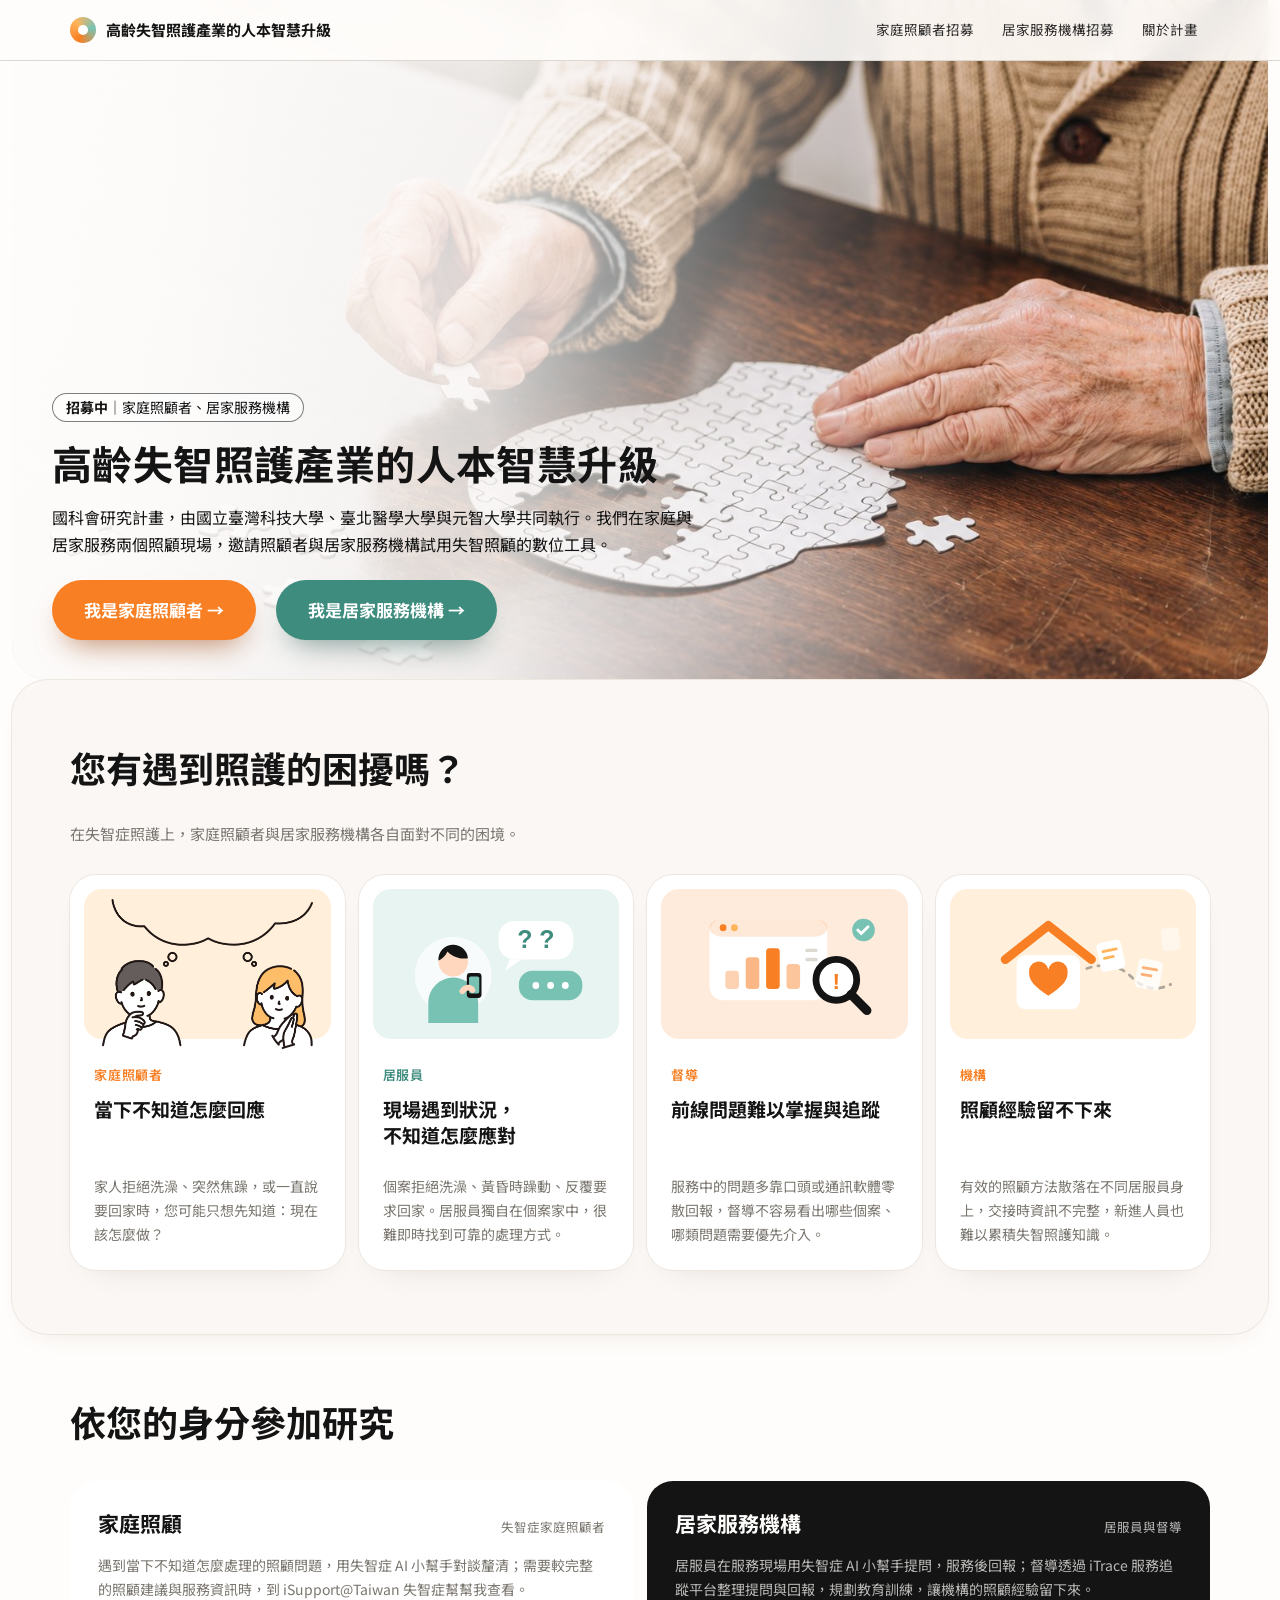
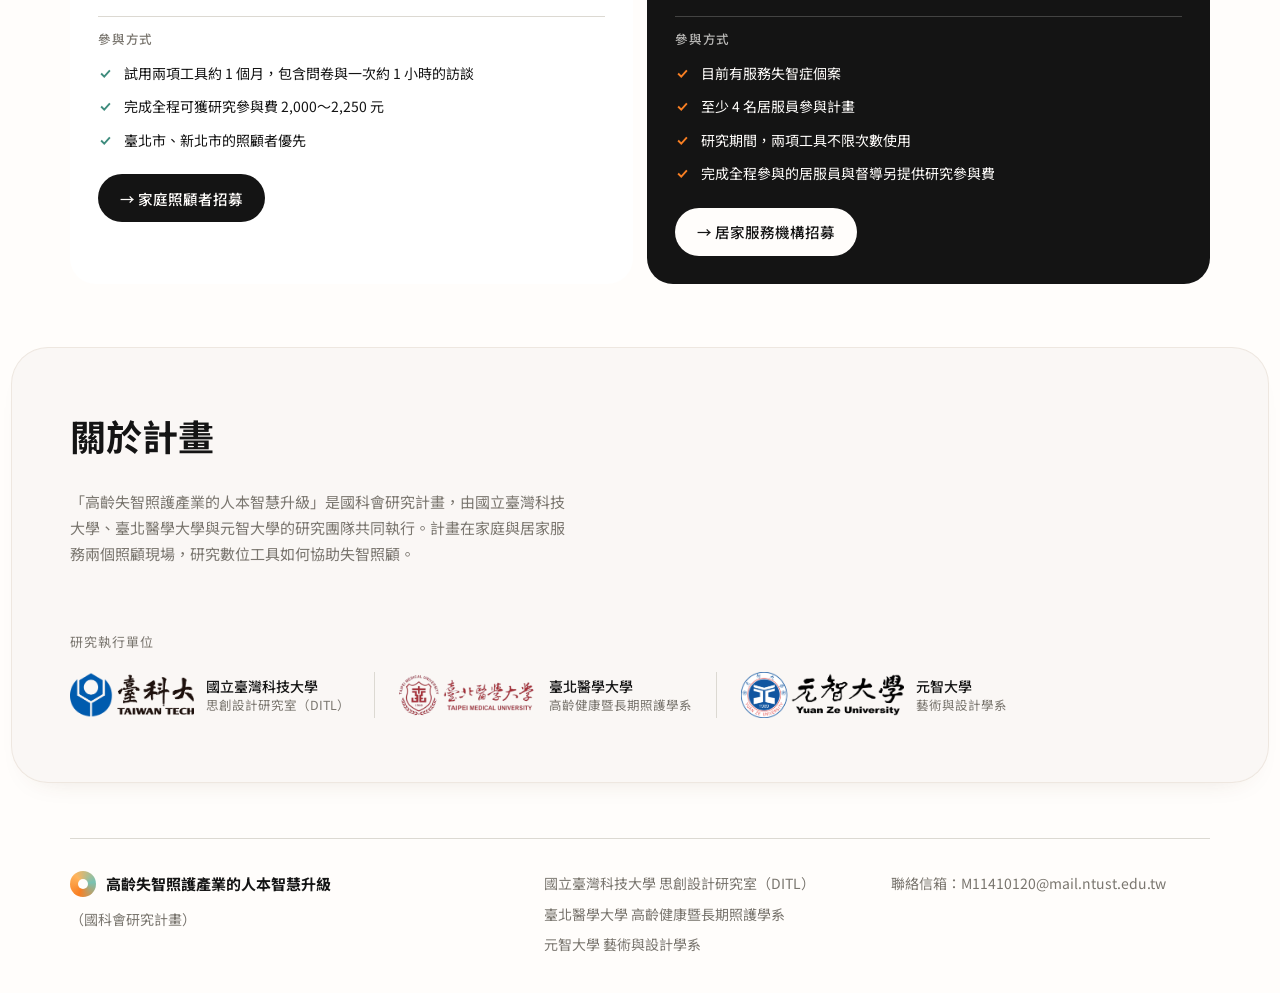
<file: index.html>
<!DOCTYPE html>
<html lang="zh-Hant">
<head>
<meta charset="utf-8">
<meta name="viewport" content="width=device-width, initial-scale=1">
<title>招募參與者</title>
<link rel="preconnect" href="https://fonts.googleapis.com">
<link rel="preconnect" href="https://fonts.gstatic.com" crossorigin>
<link rel="stylesheet" href="https://fonts.googleapis.com/css2?family=Archivo:wdth,wght@62..125,300..700&family=Noto+Sans+TC:wght@300;400;500;700&display=swap">
<link rel="stylesheet" href="style.css">
</head>
<body class="home">
<nav class="nav solid" aria-label="主選單">
  <div class="wrap nav-in">
    <a class="brand" href="index.html"><span class="mark" aria-hidden="true"></span><span>高齡失智照護產業的人本智慧升級</span></a>
    <div class="links">
      <a href="caregiver.html">家庭照顧者招募</a>
      <a href="/itrace">居家服務機構招募</a>
      <a href="#about">關於計畫</a>
    </div>
  </div>
</nav>

<header id="top" class="hero">
  <div class="hero-box hero-veil">
    <div class="hero-bg"></div>
    <img class="hero-img photo" src="images/hero-puzzle.jpg" alt="穿米色毛衣的長者坐在木桌前，雙手拼著一幅人頭形狀的白色拼圖，中間還缺幾片">
    <div class="hero-foot">
      <div class="hero-copy">
        <p class="status"><strong>招募中</strong>｜家庭照顧者、居家服務機構</p>
        <h1>高齡失智照護產業的人本智慧升級</h1>
        <div class="lead">
          <p>國科會研究計畫，由國立臺灣科技大學、臺北醫學大學與元智大學共同執行。我們在家庭與居家服務兩個照顧現場，邀請照顧者與居家服務機構試用失智照顧的數位工具。</p>
        </div>
        <div class="hero-cta">
          <a class="pbtn pill-light noicon" href="caregiver.html">我是家庭照顧者 →</a>
          <a class="pbtn pill-ghost" href="/itrace">我是居家服務機構 →</a>
        </div>
      </div>
    </div>
  </div>
</header>

<section id="needs" class="band">
  <div class="wrap">
    <div class="intro">
      <h2>您有遇到照護的困擾嗎？</h2>
      <p class="sub">在失智症照護上，家庭照顧者與居家服務機構各自面對不同的困境。</p>
    </div>
    <div class="pain4">
      <a class="pcard pcf" href="caregiver.html">
        <div class="illu"><img src="images/needs-2.png" alt="兩個人各自托腮思考，上方有一個空白的思考雲"></div>
        <div class="pbody">
          <div><span class="who">家庭照顧者</span><h3>當下不知道怎麼回應</h3></div>
          <p>家人拒絕洗澡、突然焦躁，或一直說要回家時，您可能只想先知道：現在該怎麼做？</p>
        </div>
        <div class="reveal"><span class="rtag">失智症 AI 小幫手＋失智症幫幫我</span><strong>對談釐清，再查完整建議</strong><span>試用兩項工具約 1 個月，完成全程可獲研究參與費 2,000～2,250 元</span><span class="go">家庭照顧者招募 <svg viewBox="0 0 24 24" fill="none" stroke="currentColor" stroke-width="2.4" aria-hidden="true"><path d="M5 12h14M13 6l6 6-6 6"/></svg></span></div>
      </a>
      <a class="pcard pc1" href="/itrace">
        <div class="illu"><svg viewBox="0 0 200 104" aria-hidden="true">
          <circle cx="62" cy="62" r="34" style="fill:var(--surface);opacity:.7"/>
          <path d="M40 104v-18a22 22 0 0 1 44 0v18z" style="fill:var(--teal)"/>
          <circle cx="62" cy="50" r="13" fill="#FFD7BF"/>
          <path d="M49 49a13 13 0 0 1 26-2c-6 1-14-1-18-6-2 4-5 7-8 8z" style="fill:var(--ink)"/>
          <rect x="74" y="60" width="13" height="22" rx="3" style="fill:var(--ink)"/>
          <rect x="76" y="63" width="9" height="15" rx="1.5" style="fill:var(--teal)"/>
          <path d="M70 76c3-4 7-4 9-1" stroke="#FFD7BF" stroke-width="5" stroke-linecap="round" fill="none"/>
          <rect x="102" y="14" width="66" height="34" rx="14" style="fill:var(--surface)"/>
          <path d="M112 48l-4 10 14-10z" style="fill:var(--surface)"/>
          <text x="135" y="38" text-anchor="middle" font-size="22" font-weight="700" font-family="Montserrat,sans-serif" style="fill:var(--orange)">? ?</text>
          <rect x="120" y="58" width="56" height="26" rx="12" style="fill:var(--teal)"/>
          <circle cx="135" cy="71" r="3" fill="#fff"/><circle cx="148" cy="71" r="3" fill="#fff"/><circle cx="161" cy="71" r="3" fill="#fff"/>
        </svg></div>
        <div class="pbody">
          <div><span class="who">居服員</span><h3>現場遇到狀況，不知道怎麼應對</h3></div>
          <p>個案拒絕洗澡、黃昏時躁動、反覆要求回家。居服員獨自在個案家中，很難即時找到可靠的處理方式。</p>
        </div>
        <div class="reveal"><span class="rtag">失智症 AI 小幫手</span><strong>24 小時 AI 諮詢管道</strong><span>使用 LINE 就能擁有專屬、不受時間地點限制的基礎指引</span><span class="go">前往了解 <svg viewBox="0 0 24 24" fill="none" stroke="currentColor" stroke-width="2.4" aria-hidden="true"><path d="M5 12h14M13 6l6 6-6 6"/></svg></span></div>
      </a>
      <a class="pcard pc2" href="/itrace">
        <div class="illu"><svg viewBox="0 0 200 104" aria-hidden="true">
          <rect x="34" y="12" width="104" height="72" rx="12" style="fill:var(--surface)"/>
          <rect x="34" y="12" width="104" height="16" rx="12" style="fill:var(--primary);opacity:.18"/>
          <circle cx="46" cy="20" r="3" style="fill:var(--primary)"/><circle cx="56" cy="20" r="3" style="fill:var(--yellow)"/>
          <rect x="48" y="58" width="12" height="16" rx="3" style="fill:var(--primary);opacity:.35"/>
          <rect x="66" y="46" width="12" height="28" rx="3" style="fill:var(--primary);opacity:.55"/>
          <rect x="84" y="38" width="12" height="36" rx="3" style="fill:var(--primary)"/>
          <rect x="102" y="52" width="12" height="22" rx="3" style="fill:var(--primary);opacity:.45"/>
          <path d="M120 40h8M120 48h8" stroke-width="3" stroke-linecap="round" style="stroke:var(--line)"/>
          <circle cx="146" cy="66" r="18" stroke-width="6" style="fill:var(--surface);stroke:var(--ink)"/>
          <path d="M159 79l14 14" stroke-width="8" stroke-linecap="round" style="stroke:var(--ink)"/>
          <text x="146" y="74" text-anchor="middle" font-size="20" font-weight="700" font-family="Montserrat,sans-serif" style="fill:var(--primary)">!</text>
          <circle cx="170" cy="22" r="10" style="fill:var(--teal)"/><path d="M165 22l3 3 6-6" stroke="#fff" stroke-width="2.5" fill="none" stroke-linecap="round"/>
        </svg></div>
        <div class="pbody">
          <div><span class="who">督導</span><h3>前線問題難以掌握與追蹤</h3></div>
          <p>服務中的問題多靠口頭或通訊軟體零散回報，督導不容易看出哪些個案、哪類問題需要優先介入。</p>
        </div>
        <div class="reveal"><span class="rtag">iTrace 服務追蹤平台</span><strong>服務培訓一手教</strong><span>AI 幫你發現每位服務員的問題，並根據提問和服務回報提出培訓建議</span><span class="go">前往了解 <svg viewBox="0 0 24 24" fill="none" stroke="currentColor" stroke-width="2.4" aria-hidden="true"><path d="M5 12h14M13 6l6 6-6 6"/></svg></span></div>
      </a>
      <a class="pcard pc4" href="/itrace">
        <div class="illu"><svg viewBox="0 0 200 104" aria-hidden="true">
          <path d="M40 48 78 18l38 30" stroke-width="8" stroke-linejoin="round" stroke-linecap="round" fill="none" style="stroke:var(--primary)"/>
          <rect x="50" y="44" width="56" height="48" rx="8" style="fill:var(--surface)"/>
          <path d="M78 80c-12-8-17-13-17-20a8 8 0 0 1 17-3 8 8 0 0 1 17 3c0 7-5 12-17 20z" style="fill:var(--primary)"/>
          <path d="M112 56c18-6 30-2 40 8s22 12 34 6" stroke-width="2.5" stroke-dasharray="4 6" stroke-linecap="round" fill="none" style="stroke:var(--muted);opacity:.6"/>
          <g transform="rotate(-12 132 44)"><rect x="122" y="32" width="22" height="26" rx="4" style="fill:var(--surface)"/><path d="M127 40h12M127 46h8" stroke-width="2.5" stroke-linecap="round" style="stroke:var(--yellow)"/></g>
          <g transform="rotate(10 166 60)"><rect x="156" y="48" width="22" height="26" rx="4" style="fill:var(--surface);opacity:.75"/><path d="M161 56h12M161 62h8" stroke-width="2.5" stroke-linecap="round" style="stroke:var(--primary);opacity:.6"/></g>
          <g transform="rotate(-6 186 30)" opacity=".45"><rect x="178" y="20" width="16" height="20" rx="3" style="fill:var(--surface)"/></g>
        </svg></div>
        <div class="pbody">
          <div><span class="who">機構</span><h3>照顧經驗留不下來</h3></div>
          <p>有效的照顧方法散落在不同居服員身上，交接時資訊不完整，新進人員也難以累積失智照護知識。</p>
        </div>
        <div class="reveal"><span class="rtag">iTrace 服務追蹤平台</span><strong>個案照顧站</strong><span>讓 AI 協助督導整理個案化的服務建議與交班內容，管理個案照顧方式好輕鬆</span><span class="go">前往了解 <svg viewBox="0 0 24 24" fill="none" stroke="currentColor" stroke-width="2.4" aria-hidden="true"><path d="M5 12h14M13 6l6 6-6 6"/></svg></span></div>
      </a>
    </div>
  </div>
</section>

<section id="join">
  <div class="wrap">
    <div class="intro">
      <h2>依您的身分參加研究</h2>
    </div>
    <div class="roles">
      <article class="role">
        <div class="role-head"><h3>家庭照顧</h3><small><span class="sep">｜</span>失智症家庭照顧者</small></div>
        <p>遇到當下不知道怎麼處理的照顧問題，用失智症 AI 小幫手對談釐清；需要較完整的照顧建議與服務資訊時，到 iSupport@Taiwan 失智症幫幫我查看。</p>
        <h4>參與方式</h4>
        <ul>
          <li><svg viewBox="0 0 24 24" fill="none" stroke="currentColor" stroke-width="3" aria-hidden="true"><path d="m5 12 5 5 9-10"/></svg><span>試用兩項工具約 1 個月，包含問卷與一次約 1 小時的訪談</span></li>
          <li><svg viewBox="0 0 24 24" fill="none" stroke="currentColor" stroke-width="3" aria-hidden="true"><path d="m5 12 5 5 9-10"/></svg><span>完成全程可獲研究參與費 2,000～2,250 元</span></li>
          <li><svg viewBox="0 0 24 24" fill="none" stroke="currentColor" stroke-width="3" aria-hidden="true"><path d="m5 12 5 5 9-10"/></svg><span>臺北市、新北市的照顧者優先</span></li>
        </ul>
        <a class="pbtn pill-dark noicon" href="caregiver.html">→ 家庭照顧者招募</a>
      </article>
      <article class="role r-sup">
        <div class="role-head"><h3>居家服務機構</h3><small><span class="sep">｜</span>居服員與督導</small></div>
        <p>居服員在服務現場用失智症 AI 小幫手提問，服務後回報；督導透過 iTrace 服務追蹤平台整理提問與回報，規劃教育訓練，讓機構的照顧經驗留下來。</p>
        <h4>參與方式</h4>
        <ul>
          <li><svg viewBox="0 0 24 24" fill="none" stroke="currentColor" stroke-width="3" aria-hidden="true"><path d="m5 12 5 5 9-10"/></svg><span>目前有服務失智症個案</span></li>
          <li><svg viewBox="0 0 24 24" fill="none" stroke="currentColor" stroke-width="3" aria-hidden="true"><path d="m5 12 5 5 9-10"/></svg><span>至少 4 名居服員參與計畫</span></li>
          <li><svg viewBox="0 0 24 24" fill="none" stroke="currentColor" stroke-width="3" aria-hidden="true"><path d="m5 12 5 5 9-10"/></svg><span>研究期間，兩項工具不限次數使用</span></li>
          <li><svg viewBox="0 0 24 24" fill="none" stroke="currentColor" stroke-width="3" aria-hidden="true"><path d="m5 12 5 5 9-10"/></svg><span>完成全程參與的居服員與督導另提供研究參與費</span></li>
        </ul>
        <a class="pbtn pill-dark noicon" href="/itrace">→ 居家服務機構招募</a>
      </article>
    </div>
  </div>
</section>

<section id="about" class="band">
  <div class="wrap">
    <div class="intro">
      <h2>關於計畫</h2>
      <p class="sub">「高齡失智照護產業的人本智慧升級」是國科會研究計畫，由國立臺灣科技大學、臺北醫學大學與元智大學的研究團隊共同執行。計畫在家庭與居家服務兩個照顧現場，研究數位工具如何協助失智照顧。</p>
    </div>
    <div class="team">
      <span class="strip-lbl">研究執行單位</span>
      <div class="partners">
        <div class="partner">
          <img class="logo-img" src="images/NTUST_Logo.png" alt="國立臺灣科技大學標誌：藍色圖形與「臺科大 TAIWAN TECH」字樣">
          <span class="names"><b>國立臺灣科技大學</b><span>思創設計研究室（DITL）</span></span>
        </div>
        <div class="partner">
          <img class="logo-img" src="images/TMU_Logo.png" alt="臺北醫學大學標誌：紅色校徽與「臺北醫學大學 TAIPEI MEDICAL UNIVERSITY」字樣">
          <span class="names"><b>臺北醫學大學</b><span>高齡健康暨長期照護學系</span></span>
        </div>
        <div class="partner">
          <img class="logo-img" src="images/YZU_Logo.png" alt="元智大學標誌：藍色校徽與「元智大學 Yuan Ze University」字樣">
          <span class="names"><b>元智大學</b><span>藝術與設計學系</span></span>
        </div>
      </div>
    </div>
  </div>
</section>

<footer>
  <div class="wrap">
    <div class="foot">
      <div>
        <a class="brand" href="index.html"><span class="mark" aria-hidden="true"></span><span>高齡失智照護產業的人本智慧升級</span></a><span>（國科會研究計畫）</span>
      </div>
      <ul>
        <li>國立臺灣科技大學 思創設計研究室（DITL）</li>
        <li>臺北醫學大學 高齡健康暨長期照護學系</li>
        <li>元智大學 藝術與設計學系</li>
      </ul>
      <p>聯絡信箱：<a href="mailto:M11410120@mail.ntust.edu.tw">M11410120@mail.ntust.edu.tw</a></p>
    </div>
  </div>
</footer>
</body>
</html>
</file>
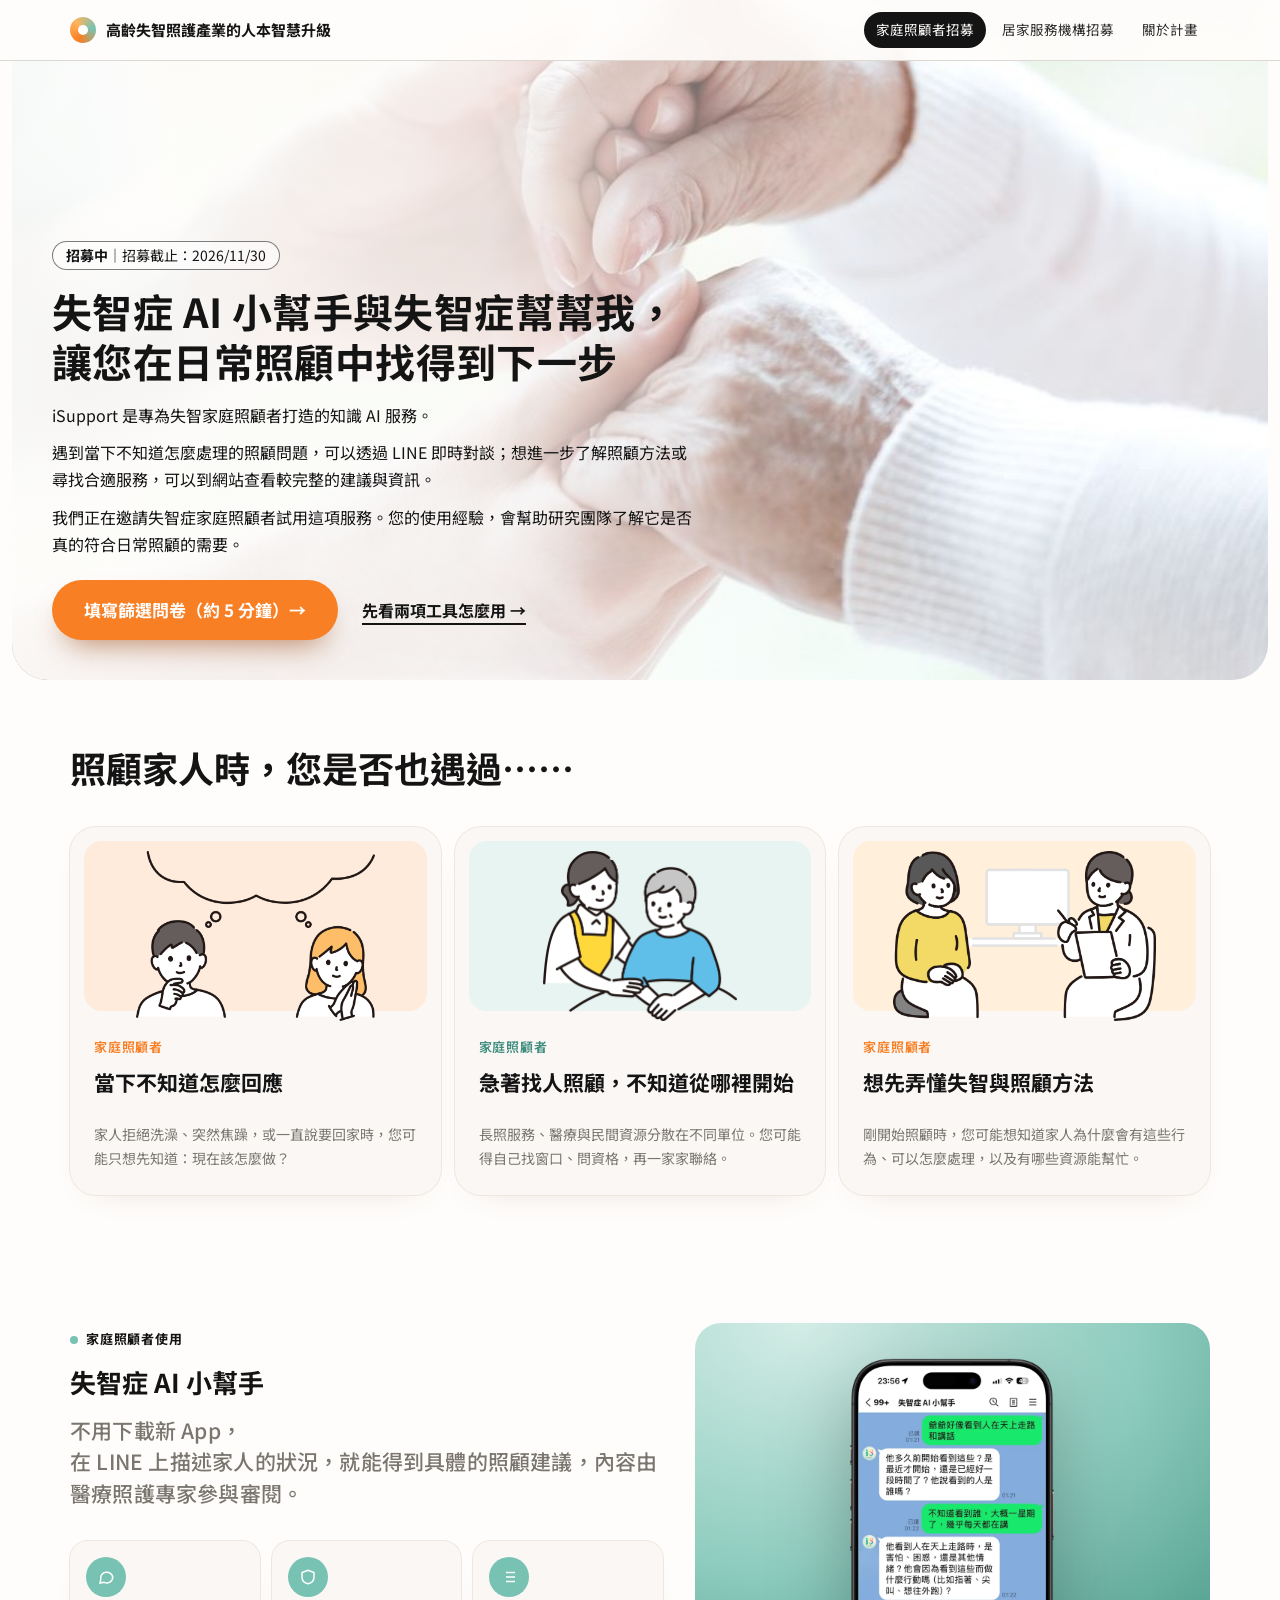
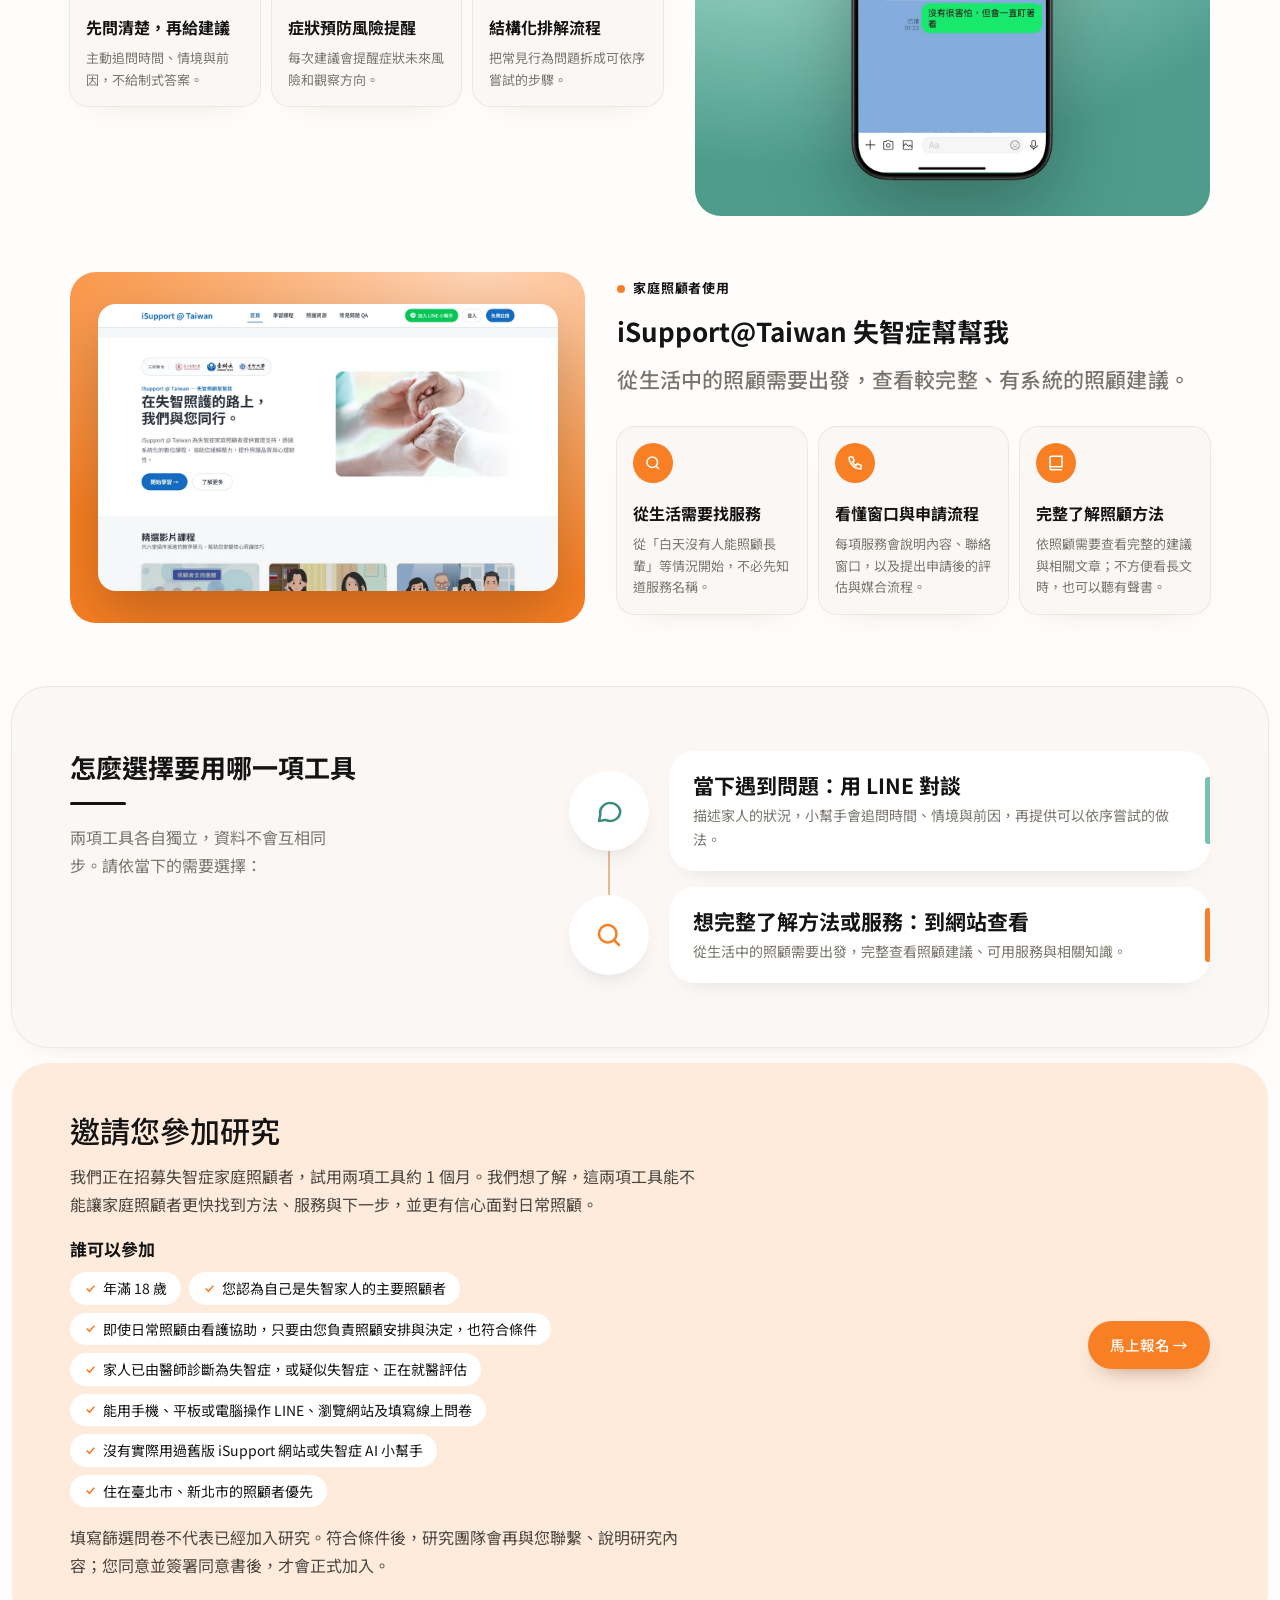
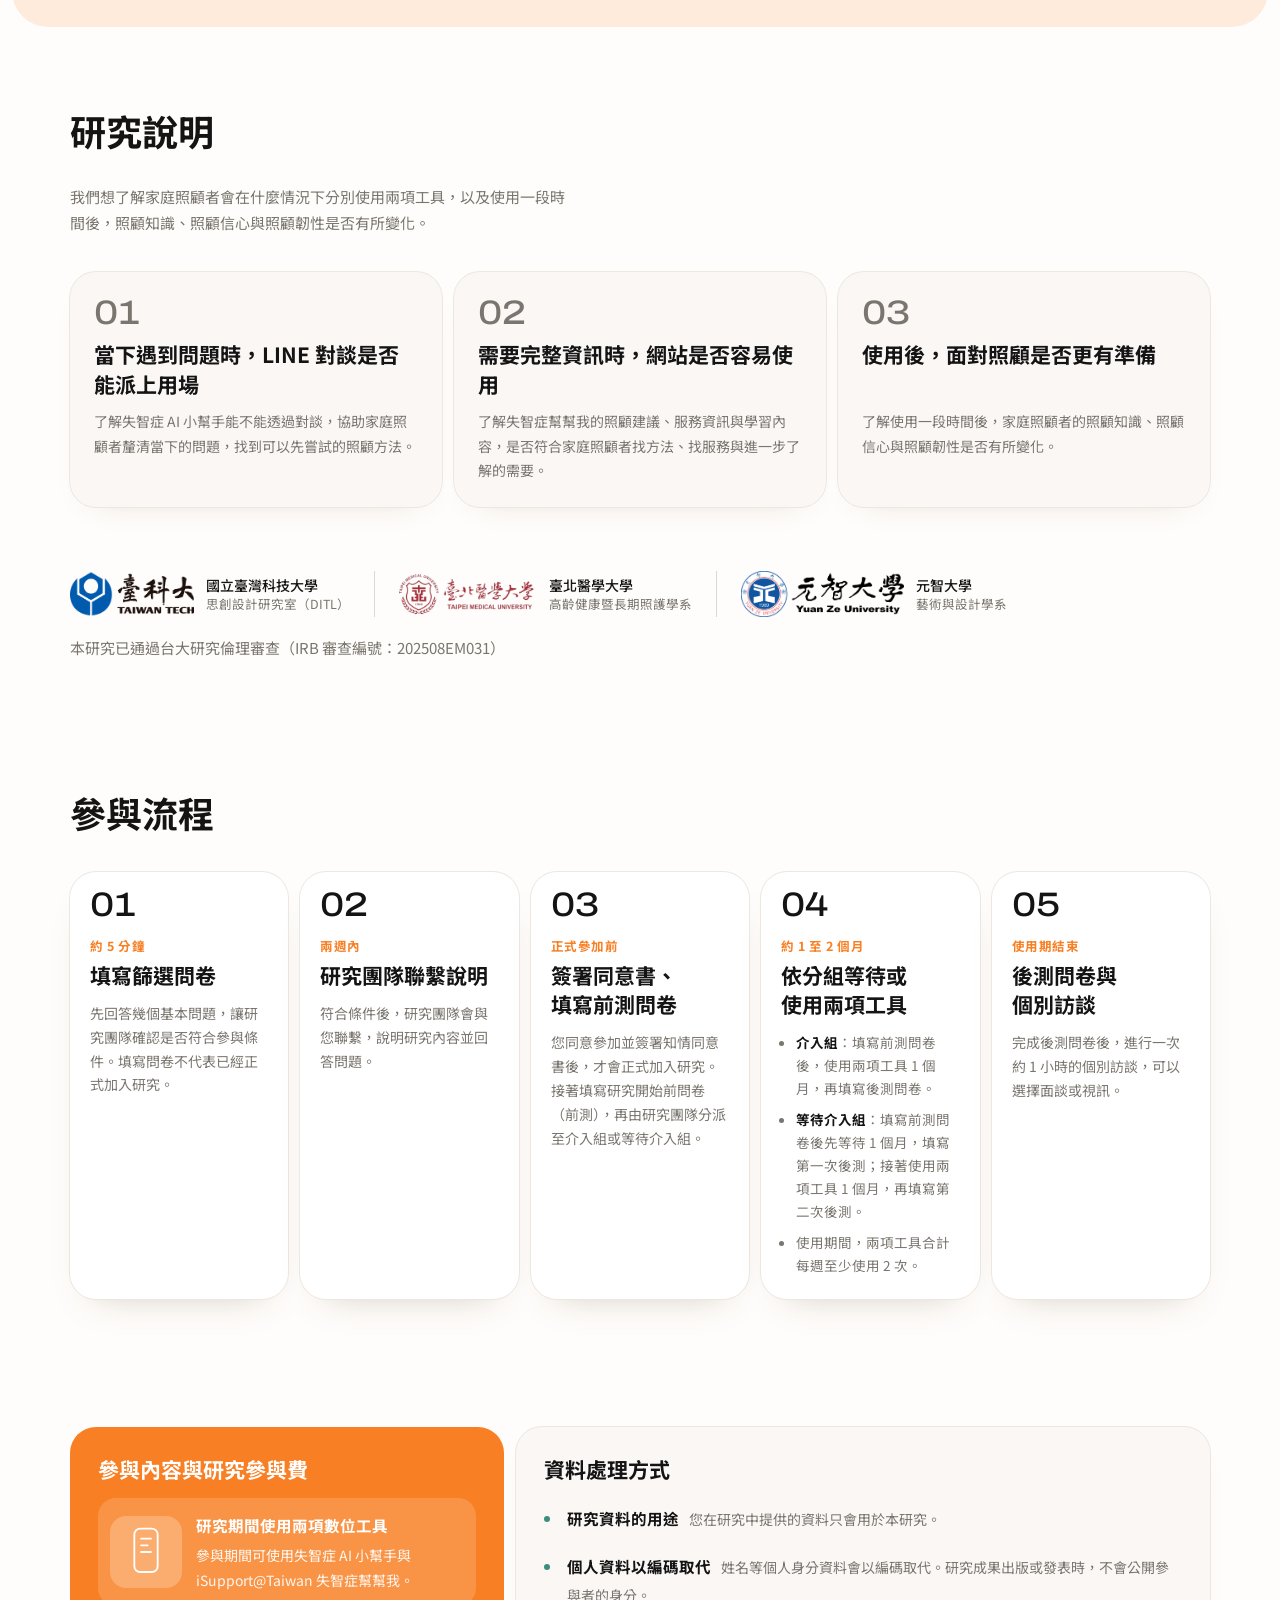
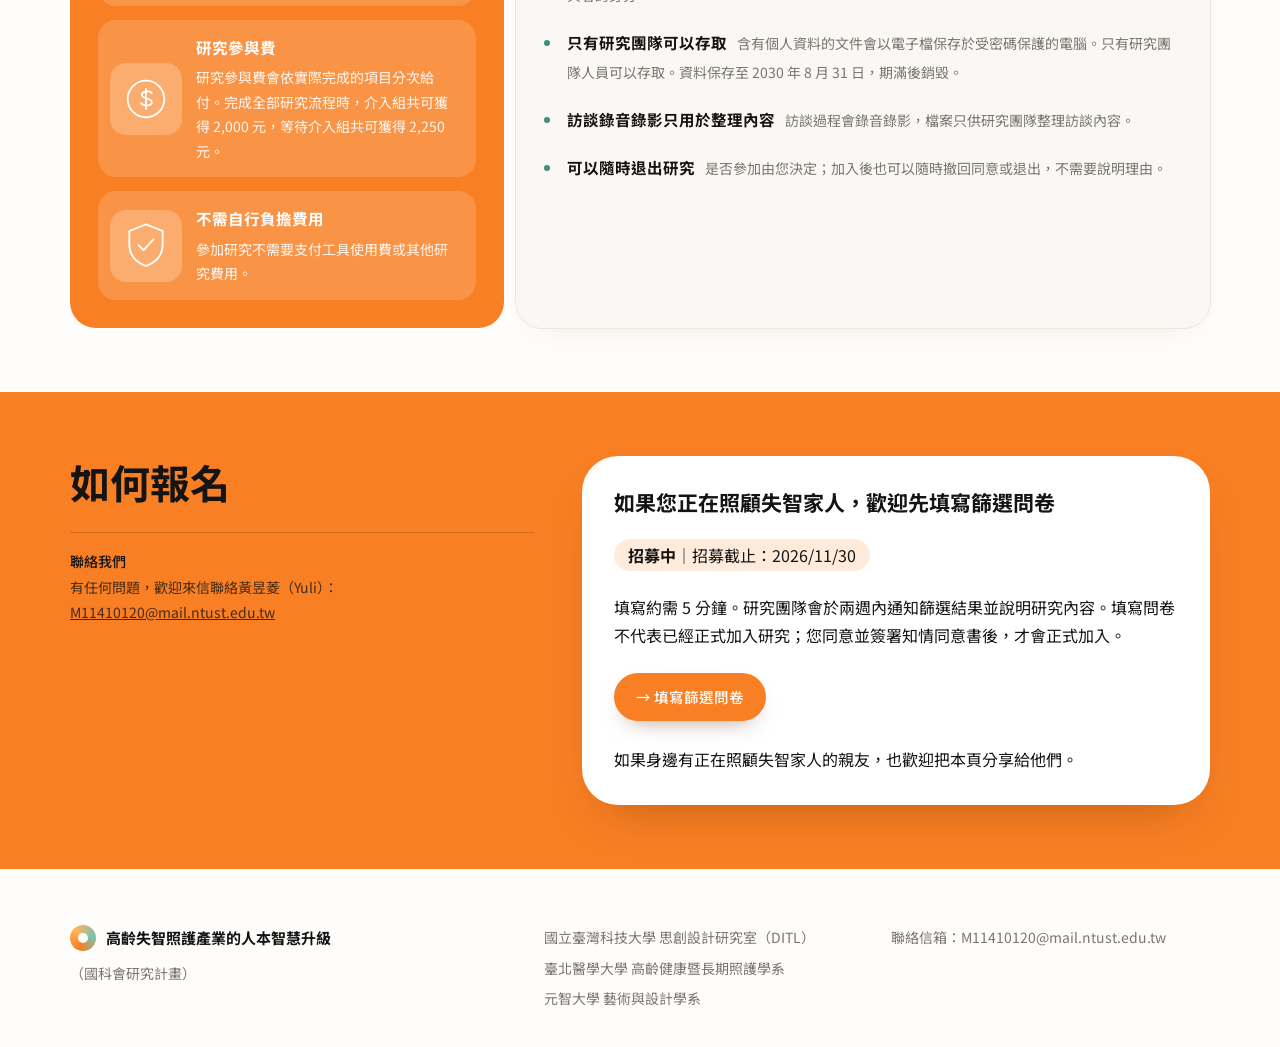
<file: caregiver.html>
<!DOCTYPE html>
<html lang="zh-Hant">
<head>
<meta charset="utf-8">
<meta name="viewport" content="width=device-width, initial-scale=1">
<title>家庭照顧者招募</title>
<link rel="preconnect" href="https://fonts.googleapis.com">
<link rel="preconnect" href="https://fonts.gstatic.com" crossorigin>
<link rel="stylesheet" href="https://fonts.googleapis.com/css2?family=Archivo:wdth,wght@62..125,300..700&family=Noto+Sans+TC:wght@300;400;500;700&display=swap">
<link rel="stylesheet" href="style.css">
</head>
<body>
<nav class="nav solid" aria-label="主選單">
  <div class="wrap nav-in">
    <a class="brand" href="index.html"><span class="mark" aria-hidden="true"></span><span>高齡失智照護產業的人本智慧升級</span></a>
    <div class="links">
      <a class="active" href="caregiver.html" aria-current="page">家庭照顧者招募</a>
      <a href="/itrace">居家服務機構招募</a>
      <a href="index.html#about">關於計畫</a>
    </div>
  </div>
</nav>

<header id="top" class="hero">
  <div class="hero-box hero-veil">
    <div class="hero-bg"></div>
    <img class="hero-img photo" src="images/banner-hands-2.jpg" alt="年輕人的雙手握著長者的雙手，長者穿白色毛衣，背景是柔和的淺綠與白色">
    <div class="hero-foot">
      <div class="hero-copy">
        <p class="status"><strong>招募中</strong>｜招募截止：2026/11/30</p>
        <h1>失智症 AI 小幫手與失智症幫幫我，<br>讓您在日常照顧中找得到下一步</h1>
        <div class="lead">
          <p>iSupport 是專為失智家庭照顧者打造的知識 AI 服務。</p>
          <p>遇到當下不知道怎麼處理的照顧問題，可以透過 LINE 即時對談；想進一步了解照顧方法或尋找合適服務，可以到網站查看較完整的建議與資訊。</p>
          <p>我們正在邀請失智症家庭照顧者試用這項服務。您的使用經驗，會幫助研究團隊了解它是否真的符合日常照顧的需要。</p>
        </div>
        <div class="hero-cta">
          <a class="pbtn pill-light noicon" href="https://forms.gle/ef3gXZLnYvv6YkhdA" target="_blank" rel="noopener">填寫篩選問卷（約 5 分鐘）→</a>
          <a class="pbtn pill-ghost" href="#tools">先看兩項工具怎麼用 →</a>
        </div>
      </div>
    </div>
  </div>
</header>

<section id="needs">
  <div class="wrap">
    <div class="intro">
      <h2>照顧家人時，您是否也遇過……</h2>
    </div>
    <div class="pain3">
      <a class="pcard pc2" href="#line">
        <div class="illu"><img src="images/needs-2.png" alt="兩個人各自托腮思考，上方有一個空白的思考雲"></div>
        <div class="pbody">
          <div>
            <span class="who">家庭照顧者</span>
            <h3>當下不知道怎麼回應</h3>
          </div>
          <p>家人拒絕洗澡、突然焦躁，或一直說要回家時，您可能只想先知道：現在該怎麼做？</p>
        </div>
        <div class="reveal">
          <span class="rtag">失智症 AI 小幫手</span>
          <strong><span class="sep">｜</span>透過對談釐清當下問題</strong>
          <span>在 LINE 描述家人的狀況，小幫手會透過對談追問情境、釐清問題，再提供可以依序嘗試的做法。</span>
          <span class="go">→ 前往了解</span>
        </div>
      </a>
      <a class="pcard pc1" href="#web">
        <div class="illu"><img src="images/needs-1.png" alt="照顧服務員坐在長者身旁，輕扶長者的手臂"></div>
        <div class="pbody">
          <div>
            <span class="who">家庭照顧者</span>
            <h3>急著找人照顧，不知道從哪裡開始</h3>
          </div>
          <p>長照服務、醫療與民間資源分散在不同單位。您可能得自己找窗口、問資格，再一家家聯絡。</p>
        </div>
        <div class="reveal">
          <span class="rtag">iSupport@Taiwan 失智症幫幫我</span>
          <strong><span class="sep">｜</span>從照顧需要找服務</strong>
          <span>從「白天沒有人能照顧長輩」等生活需要出發，查看可能適合的服務、聯絡窗口與申請流程。</span>
          <span class="go">→ 前往了解</span>
        </div>
      </a>
      <a class="pcard pc3" href="#web">
        <div class="illu"><img src="images/needs-3.png" alt="照顧者坐著和拿著板夾的醫護人員面談"></div>
        <div class="pbody">
          <div>
            <span class="who">家庭照顧者</span>
            <h3>想先弄懂失智與照顧方法</h3>
          </div>
          <p>剛開始照顧時，您可能想知道家人為什麼會有這些行為、可以怎麼處理，以及有哪些資源能幫忙。</p>
        </div>
        <div class="reveal">
          <span class="rtag">iSupport@Taiwan 失智症幫幫我</span>
          <strong><span class="sep">｜</span>完整了解照顧方法</strong>
          <span>依目前的照顧需要，查看完整的照顧建議與相關文章；不方便看長文時，也可以聽有聲書。</span>
          <span class="go">→ 前往了解</span>
        </div>
      </a>
    </div>
  </div>
</section>

<section id="tools">
  <div class="wrap">
    <div id="line" class="product">
      <div class="p-copy">
        <div>
          <p class="p-name"><i></i>家庭照顧者使用</p>
          <h2 style="font-size:clamp(22px,2.2vw,26px);margin-bottom:16px">失智症 AI 小幫手</h2>
          <p class="statement">不用下載新 App，<span class="dim">在 LINE 上描述家人的狀況，就能得到具體的照顧建議，內容由醫療照護專家參與審閱。</span></p>
        </div>
        <div class="feats">
          <div class="feat"><span class="ic"><svg viewBox="0 0 24 24" fill="none" stroke="currentColor" stroke-width="2" aria-hidden="true"><path d="M21 12a8 8 0 0 1-11.6 7.1L4 20l1-4.6A8 8 0 1 1 21 12z"/></svg></span><b>先問清楚，再給建議</b><span>主動追問時間、情境與前因，不給制式答案。</span></div>
          <div class="feat"><span class="ic"><svg viewBox="0 0 24 24" fill="none" stroke="currentColor" stroke-width="2" aria-hidden="true"><path d="M12 3 4 6v6c0 5 3.5 8 8 9 4.5-1 8-4 8-9V6z"/></svg></span><b>症狀預防風險提醒</b><span>每次建議會提醒症狀未來風險和觀察方向。</span></div>
          <div class="feat"><span class="ic"><svg viewBox="0 0 24 24" fill="none" stroke="currentColor" stroke-width="2" aria-hidden="true"><path d="M8 6h12M8 12h12M8 18h12M4 6h.01M4 12h.01M4 18h.01"/></svg></span><b>結構化排解流程</b><span>把常見行為問題拆成可依序嘗試的步驟。</span></div>
        </div>
      </div>
      <div class="media m-green">
        <img class="shot" src="images/line-helper-shot.webp" alt="LINE 對話畫面：照顧者說爺爺好像看到人在天上走路和講話，失智症 AI 小幫手追問開始多久、看到的人是誰，以及爺爺的情緒與反應" width="560" height="1144">
      </div>
    </div>
    <div id="web" class="product flip">
      <div class="p-copy">
        <div>
          <p class="p-name"><i></i>家庭照顧者使用</p>
          <h2 style="font-size:clamp(22px,2.2vw,26px);margin-bottom:16px">iSupport@Taiwan 失智症幫幫我</h2>
          <p class="statement">從生活中的照顧需要出發，查看較完整、有系統的照顧建議。</p>
        </div>
        <div class="feats">
          <div class="feat"><span class="ic"><svg viewBox="0 0 24 24" fill="none" stroke="currentColor" stroke-width="2" aria-hidden="true"><circle cx="11" cy="11" r="7"/><path d="m20 20-4-4"/></svg></span><b>從生活需要找服務</b><span>從「白天沒有人能照顧長輩」等情況開始，不必先知道服務名稱。</span></div>
          <div class="feat"><span class="ic"><svg viewBox="0 0 24 24" fill="none" stroke="currentColor" stroke-width="2" aria-hidden="true"><path d="M5 4h4l2 5-2.5 1.5a11 11 0 0 0 5 5L15 13l5 2v4a1 1 0 0 1-1 1A16 16 0 0 1 4 5a1 1 0 0 1 1-1z"/></svg></span><b>看懂窗口與申請流程</b><span>每項服務會說明內容、聯絡窗口，以及提出申請後的評估與媒合流程。</span></div>
          <div class="feat"><span class="ic"><svg viewBox="0 0 24 24" fill="none" stroke="currentColor" stroke-width="2" aria-hidden="true"><path d="M4 19V5a2 2 0 0 1 2-2h14v14H6a2 2 0 0 0-2 2 2 2 0 0 0 2 2h14"/></svg></span><b>完整了解照顧方法</b><span>依照顧需要查看完整的建議與相關文章；不方便看長文時，也可以聽有聲書。</span></div>
        </div>
      </div>
      <div class="media m-orange">
        <img src="images/web-home-shot.webp" alt="iSupport@Taiwan 網站首頁畫面：上方是三校聯合標誌與標題「在失智照護的路上，我們與您同行。」，右側是握手照片，下方是影片課程列表" width="1200" height="750">
      </div>
    </div>
  </div>
</section>

<section id="how" class="band">
  <div class="wrap how-grid">
    <div class="how-side">
      <h2>怎麼選擇要用哪一項工具</h2>
      <div class="rule"></div>
      <p>兩項工具各自獨立，資料不會互相同步。請依當下的需要選擇：</p>
    </div>
    <ol class="vflow">
      <li class="vf-w">
        <span class="vf-ic"><svg viewBox="0 0 24 24" fill="none" stroke="currentColor" stroke-width="2" aria-hidden="true"><path d="M21 12a8 8 0 0 1-11.6 7.1L4 20l1-4.6A8 8 0 1 1 21 12z"/></svg></span>
        <div class="vf-card"><b>當下遇到問題：用 LINE 對談</b><small>描述家人的狀況，小幫手會追問時間、情境與前因，再提供可以依序嘗試的做法。</small></div>
      </li>
      <li class="vf-s">
        <span class="vf-ic"><svg viewBox="0 0 24 24" fill="none" stroke="currentColor" stroke-width="2" aria-hidden="true"><circle cx="11" cy="11" r="7"/><path d="m20 20-4-4"/></svg></span>
        <div class="vf-card"><b>想完整了解方法或服務：到網站查看</b><small>從生活中的照顧需要出發，完整查看照顧建議、可用服務與相關知識。</small></div>
      </li>
    </ol>
  </div>
</section>

<div id="join" class="cta">
  <div class="cta-in">
    <div class="wrap cta-grid cta-split">
      <div class="cta-copy">
        <h2>邀請您參加研究</h2>
        <p>我們正在招募失智症家庭照顧者，試用兩項工具約 1 個月。我們想了解，這兩項工具能不能讓家庭照顧者更快找到方法、服務與下一步，並更有信心面對日常照顧。</p>
        <div id="who" class="who-in">
          <h3>誰可以參加</h3>
          <ul class="org-cond">
            <li><svg viewBox="0 0 24 24" fill="none" stroke="currentColor" stroke-width="3" aria-hidden="true"><path d="m5 12 5 5 9-10"/></svg>年滿 18 歲</li>
            <li><svg viewBox="0 0 24 24" fill="none" stroke="currentColor" stroke-width="3" aria-hidden="true"><path d="m5 12 5 5 9-10"/></svg>您認為自己是失智家人的主要照顧者</li>
            <li><svg viewBox="0 0 24 24" fill="none" stroke="currentColor" stroke-width="3" aria-hidden="true"><path d="m5 12 5 5 9-10"/></svg>即使日常照顧由看護協助，只要由您負責照顧安排與決定，也符合條件</li>
            <li><svg viewBox="0 0 24 24" fill="none" stroke="currentColor" stroke-width="3" aria-hidden="true"><path d="m5 12 5 5 9-10"/></svg>家人已由醫師診斷為失智症，或疑似失智症、正在就醫評估</li>
            <li><svg viewBox="0 0 24 24" fill="none" stroke="currentColor" stroke-width="3" aria-hidden="true"><path d="m5 12 5 5 9-10"/></svg>能用手機、平板或電腦操作 LINE、瀏覽網站及填寫線上問卷</li>
            <li><svg viewBox="0 0 24 24" fill="none" stroke="currentColor" stroke-width="3" aria-hidden="true"><path d="m5 12 5 5 9-10"/></svg>沒有實際用過舊版 iSupport 網站或失智症 AI 小幫手</li>
            <li><svg viewBox="0 0 24 24" fill="none" stroke="currentColor" stroke-width="3" aria-hidden="true"><path d="m5 12 5 5 9-10"/></svg>住在臺北市、新北市的照顧者優先</li>
          </ul>
        </div>
        <p>填寫篩選問卷不代表已經加入研究。符合條件後，研究團隊會再與您聯繫、說明研究內容；您同意並簽署同意書後，才會正式加入。</p>
      </div>
      <a class="pbtn pill-orange noicon" href="https://forms.gle/ef3gXZLnYvv6YkhdA" target="_blank" rel="noopener">馬上報名 →</a>
    </div>
  </div>
</div>

<section id="study">
  <div class="wrap">
    <div class="intro">
      <h2>研究說明</h2>
      <p class="sub">我們想了解家庭照顧者會在什麼情況下分別使用兩項工具，以及使用一段時間後，照顧知識、照顧信心與照顧韌性是否有所變化。</p>
    </div>
    <div class="goals">
      <div class="goal"><span class="k">01</span><div><b><span class="sep">｜</span>當下遇到問題時，LINE 對談是否能派上用場</b><br><span>了解失智症 AI 小幫手能不能透過對談，協助家庭照顧者釐清當下的問題，找到可以先嘗試的照顧方法。</span></div></div>
      <div class="goal"><span class="k">02</span><div><b><span class="sep">｜</span>需要完整資訊時，網站是否容易使用</b><br><span>了解失智症幫幫我的照顧建議、服務資訊與學習內容，是否符合家庭照顧者找方法、找服務與進一步了解的需要。</span></div></div>
      <div class="goal"><span class="k">03</span><div><b><span class="sep">｜</span>使用後，面對照顧是否更有準備</b><br><span>了解使用一段時間後，家庭照顧者的照顧知識、照顧信心與照顧韌性是否有所變化。</span></div></div>
    </div>
    <div class="team">
      <div class="partners">
        <div class="partner">
          <img class="logo-img" src="images/NTUST_Logo.png" alt="國立臺灣科技大學標誌：藍色圖形與「臺科大 TAIWAN TECH」字樣">
          <span class="names"><b>國立臺灣科技大學</b><span>思創設計研究室（DITL）</span></span>
        </div>
        <div class="partner">
          <img class="logo-img" src="images/TMU_Logo.png" alt="臺北醫學大學標誌：紅色校徽與「臺北醫學大學 TAIPEI MEDICAL UNIVERSITY」字樣">
          <span class="names"><b>臺北醫學大學</b><span>高齡健康暨長期照護學系</span></span>
        </div>
        <div class="partner">
          <img class="logo-img" src="images/YZU_Logo.png" alt="元智大學標誌：藍色校徽與「元智大學 Yuan Ze University」字樣">
          <span class="names"><b>元智大學</b><span>藝術與設計學系</span></span>
        </div>
      </div>
      <p class="irb">本研究已通過台大研究倫理審查（IRB 審查編號：202508EM031）</p>
    </div>

  </div>
</section>

<section id="process">
  <div class="wrap">
    <div class="intro">
      <h2>參與流程</h2>
    </div>
    <div class="steps5">
      <article class="step">
        <div class="step-body"><div><span class="n">01</span><span class="sep">｜</span><span class="when">約 5 分鐘</span><h3><span class="sep">：</span>填寫篩選問卷</h3></div><p>先回答幾個基本問題，讓研究團隊確認是否符合參與條件。填寫問卷不代表已經正式加入研究。</p></div>
      </article>
      <article class="step">
        <div class="step-body"><div><span class="n">02</span><span class="sep">｜</span><span class="when">兩週內</span><h3><span class="sep">：</span>研究團隊聯繫說明</h3></div><p>符合條件後，研究團隊會與您聯繫，說明研究內容並回答問題。</p></div>
      </article>
      <article class="step">
        <div class="step-body"><div><span class="n">03</span><span class="sep">｜</span><span class="when">正式參加前</span><h3><span class="sep">：</span>簽署同意書、填寫前測問卷</h3></div><p>您同意參加並簽署知情同意書後，才會正式加入研究。接著填寫研究開始前問卷（前測），再由研究團隊分派至介入組或等待介入組。</p></div>
      </article>
      <article class="step">
        <div class="step-body"><div><span class="n">04</span><span class="sep">｜</span><span class="when">約 1 至 2 個月</span><h3><span class="sep">：</span>依分組等待或使用兩項工具</h3></div>
          <ul>
            <li><b>介入組</b>：填寫前測問卷後，使用兩項工具 1 個月，再填寫後測問卷。</li>
            <li><b>等待介入組</b>：填寫前測問卷後先等待 1 個月，填寫第一次後測；接著使用兩項工具 1 個月，再填寫第二次後測。</li>
            <li>使用期間，兩項工具合計每週至少使用 2 次。</li>
          </ul>
        </div>
      </article>
      <article class="step">
        <div class="step-body"><div><span class="n">05</span><span class="sep">｜</span><span class="when">使用期結束</span><h3><span class="sep">：</span>後測問卷與個別訪談</h3></div><p>完成後測問卷後，進行一次約 1 小時的個別訪談，可以選擇面談或視訊。</p></div>
      </article>
    </div>
  </div>
</section>

<section id="benefits">
  <div class="wrap">
    <div class="rp">
      <div class="reward">
        <h3>參與內容與研究參與費</h3>
        <div class="rw">
          <span class="rw-ill"><svg viewBox="0 0 72 72" aria-hidden="true"><rect x="22" y="8" width="28" height="52" rx="7"/><path d="M30 20h12M30 28h8M30 36h12"/></svg></span>
          <div><b>研究期間使用兩項數位工具</b><span>參與期間可使用失智症 AI 小幫手與 iSupport@Taiwan 失智症幫幫我。</span></div>
        </div>
        <div class="rw">
          <span class="rw-ill"><svg viewBox="0 0 72 72" aria-hidden="true"><circle cx="36" cy="36" r="22"/><path d="M36 24v24M43 29c-2-3-12-3-12 2 0 6 12 3 12 9 0 5-10 5-13 1"/></svg></span>
          <div><b>研究參與費</b><span>研究參與費會依實際完成的項目分次給付。完成全部研究流程時，介入組共可獲得 2,000 元，等待介入組共可獲得 2,250 元。</span></div>
        </div>
        <div class="rw">
          <span class="rw-ill"><svg viewBox="0 0 72 72" aria-hidden="true"><path d="M36 10 16 18v16c0 14 9 22 20 26 11-4 20-12 20-26V18z"/><path d="m27 35 6 6 12-13"/></svg></span>
          <div><b>不需自行負擔費用</b><span>參加研究不需要支付工具使用費或其他研究費用。</span></div>
        </div>
      </div>
      <div id="privacy" class="privacy">
        <h3>資料處理方式</h3>
        <ul class="pv-list">
          <li><b>研究資料的用途</b><span>您在研究中提供的資料只會用於本研究。</span></li>
          <li><b>個人資料以編碼取代</b><span>姓名等個人身分資料會以編碼取代。研究成果出版或發表時，不會公開參與者的身分。</span></li>
          <li><b>只有研究團隊可以存取</b><span>含有個人資料的文件會以電子檔保存於受密碼保護的電腦。只有研究團隊人員可以存取。資料保存至 2030 年 8 月 31 日，期滿後銷毀。</span></li>
          <li><b>訪談錄音錄影只用於整理內容</b><span>訪談過程會錄音錄影，檔案只供研究團隊整理訪談內容。</span></li>
          <li><b>可以隨時退出研究</b><span>是否參加由您決定；加入後也可以隨時撤回同意或退出，不需要說明理由。</span></li>
        </ul>
      </div>
    </div>
  </div>
</section>

<section id="apply" class="apply-sec">
  <div class="wrap form-wrap">
    <div class="form-side">
      <h2>如何報名</h2>
      <div id="contact" class="contact">
        <b>聯絡我們</b>
        <span>有任何問題，歡迎來信聯絡黃昱菱（Yuli）：<a href="mailto:M11410120@mail.ntust.edu.tw">M11410120@mail.ntust.edu.tw</a></span>
      </div>
    </div>
    <div class="form-card">
      <h3>如果您正在照顧失智家人，歡迎先填寫篩選問卷</h3>
      <p class="status"><strong>招募中</strong>｜招募截止：2026/11/30</p>
      <p>填寫約需 5 分鐘。研究團隊會於兩週內通知篩選結果並說明研究內容。填寫問卷不代表已經正式加入研究；您同意並簽署知情同意書後，才會正式加入。</p>
      <a class="pbtn pill-orange noicon" href="https://forms.gle/ef3gXZLnYvv6YkhdA" target="_blank" rel="noopener">→ 填寫篩選問卷</a>
      <p>如果身邊有正在照顧失智家人的親友，也歡迎把本頁分享給他們。</p>
    </div>
  </div>
</section>

<footer>
  <div class="wrap">
    <div class="foot">
      <div>
        <a class="brand" href="index.html"><span class="mark" aria-hidden="true"></span><span>高齡失智照護產業的人本智慧升級</span></a><span>（國科會研究計畫）</span>
      </div>
      <ul>
        <li>國立臺灣科技大學 思創設計研究室（DITL）</li>
        <li>臺北醫學大學 高齡健康暨長期照護學系</li>
        <li>元智大學 藝術與設計學系</li>
      </ul>
      <p>聯絡信箱：<a href="mailto:M11410120@mail.ntust.edu.tw">M11410120@mail.ntust.edu.tw</a></p>
    </div>
  </div>
</footer>
</body>
</html>
</file>
<file: style.css>
/* Layout: 留白多的極簡編排——全幅插畫主視覺＋超大字標，區塊用「小標籤（左）＋大段陳述（右）」開場，內容收在淺灰圓角面板，步驟用可橫向滑動的卡片與進度線 */
:root{
  --page:#FFFDFB; --panel:#FAF7F5; --surface:#FFFFFF; --ink:#141414; --muted:#7A766F; --line:#DCD9D2;
  --primary:#F87F23; --primary-soft:#FEEBDC; --green:#78C2B3; --green-ink:#3E8C7D; --green-soft:#E7F4F1; --yellow:#FFB45C;
  --danger:#D9472F; --chat-me:#D3ECE6; --edge:#EEE7E0; --amber:#FFEFD6; --lift:0 14px 32px -26px rgba(90,60,30,.28);
  --teal:var(--green); --teal-soft:var(--green-soft); --orange:var(--green-ink); --orange-soft:var(--green-soft); --lav-soft:color-mix(in srgb,var(--yellow) 18%,var(--surface)); --bg:var(--panel);
  --f-wide:"Archivo","Noto Sans TC",system-ui,sans-serif;
  --f-body:"Noto Sans TC","PingFang TC","Microsoft JhengHei",system-ui,sans-serif;
  --r-xl:36px; --r-lg:26px; --r:18px;
  color-scheme:light;
}

*{box-sizing:border-box}
html{overflow-x:clip}
body{background:var(--page);color:var(--ink);font-family:var(--f-body);font-size:16px;line-height:1.75;margin:0;overflow-x:clip}
.wrap{max-width:1180px;margin:0 auto;padding-inline:20px;position:relative}
h1,h2,h3,h4{margin:0;line-height:1.3;text-wrap:balance}
p{margin:0}
a{color:inherit}
.num{font-family:var(--f-wide);font-variant-numeric:tabular-nums}
section{padding-block:96px;position:relative}
:focus-visible{outline:3px solid var(--primary);outline-offset:3px}

/* pills */
.pbtn{display:inline-flex;align-items:center;gap:14px;padding:6px 6px 6px 22px;border-radius:999px;font-size:14.5px;font-weight:500;text-decoration:none;white-space:nowrap;transition:transform .2s ease}
.pbtn i{width:36px;height:36px;border-radius:50%;display:grid;place-items:center;flex:none;transition:transform .25s ease}
.pbtn i svg{width:16px;height:16px}
.pbtn:hover i{transform:translateX(3px) rotate(-30deg)}
.pill-dark{background:var(--ink);color:var(--page)} .pill-dark i{background:var(--page);color:var(--ink)}
.pill-light{background:rgba(255,255,255,.92);color:#141414} .pill-light i{background:#141414;color:#fff}
.pill-orange{background:var(--primary);color:#fff} .pill-orange i{background:#fff;color:#C25E10}
.pill-ghost{background:transparent;color:inherit;box-shadow:inset 0 0 0 1.5px currentColor;padding:6px 22px;min-height:48px}

/* labels + statements */
.label{display:flex;align-items:center;gap:10px;font-size:17px;font-weight:700;letter-spacing:.06em;color:var(--ink)}
.label svg{width:14px;height:14px;color:var(--primary);flex:none}
.intro{display:grid;grid-template-columns:1fr;justify-items:start;gap:16px;margin-bottom:48px;max-width:860px}
.statement{font-size:clamp(21px,2.2vw,26px);font-weight:500;line-height:1.5;letter-spacing:.01em;color:var(--primary)}
.statement .dim{color:var(--ink);display:block}
.statement .ink{color:var(--ink)}
.intro .sub{color:var(--muted);font-size:15px;max-width:58ch;margin-top:14px}
.intro .act{margin-top:26px}

/* nav */
.nav{position:fixed;inset:0 0 auto;z-index:30;padding-top:calc(env(safe-area-inset-top,0px) + 14px);transition:background .3s,padding .3s}
.nav-in{display:flex;align-items:center;justify-content:space-between;gap:16px;color:#fff;transition:color .3s}
.nav.solid{background:color-mix(in srgb,var(--page) 90%,transparent);backdrop-filter:blur(12px);padding-bottom:12px;padding-top:calc(env(safe-area-inset-top,0px) + 12px);border-bottom:1px solid var(--line)}
.nav.solid .nav-in{color:var(--ink)}
.brand{display:flex;align-items:center;gap:10px;text-decoration:none;font-weight:700;font-size:15px}
.mark{width:26px;height:26px;border-radius:50%;background:conic-gradient(from 200deg,var(--primary),var(--yellow),var(--green),var(--primary));display:grid;place-items:center}
.mark::after{content:"";width:10px;height:10px;border-radius:50%;background:#fff}
.links{display:flex;align-items:center;gap:4px;font-size:13.5px}
.links a:not(.pbtn){text-decoration:none;padding:6px 12px;border-radius:999px;opacity:.9;transition:background .25s,color .25s}
.links a:not(.pbtn):hover{opacity:1;background:rgba(255,255,255,.18)}
.nav.solid .links a:not(.pbtn):hover{background:var(--panel)}
.links a.active:not(.pbtn){background:var(--ink);color:var(--page);opacity:1}
.nav .pbtn{margin-left:10px;padding-left:18px;font-size:13.5px}
.nav .pbtn i{width:32px;height:32px}
.nav:not(.solid) .pbtn.pill-dark{background:#141414;color:#fff} .nav:not(.solid) .pbtn.pill-dark i{background:#fff;color:#141414}
@media (max-width:900px){.links a:not(.pbtn){display:none}}
@media (max-width:420px){.brand span:last-child{font-size:13.5px}.nav .pbtn{padding-left:14px;font-size:12.5px}}

/* hero */
.hero{padding:0 12px;padding-top:calc(env(safe-area-inset-top,0px) + 0px)}
.hero-box{position:relative;overflow:hidden;border-radius:0 0 var(--r-xl) var(--r-xl);min-height:680px;display:grid;grid-template-rows:1fr auto;color:#fff;isolation:isolate}
.hero-bg{position:absolute;inset:0;z-index:-3;background:linear-gradient(105deg,rgba(248,127,35,.94) 0%,rgba(249,146,58,.84) 38%,rgba(252,190,110,.62) 70%,rgba(255,228,160,.5) 100%),var(--hero-img) center 60%/cover no-repeat,#F87F23}
.hero-scene{position:absolute;inset:0;width:100%;height:100%;z-index:-3}
.hero-scene.fg{z-index:-1}
.wordmark{font-family:var(--f-wide);font-variation-settings:"wdth" 125;font-weight:500;font-size:clamp(76px,18.5vw,270px);line-height:.9;letter-spacing:-.02em;text-align:center;margin-top:96px;color:#fff;opacity:.95;user-select:none;position:absolute;inset:0 0 auto;z-index:-2}
.hero-foot{display:flex;flex-wrap:wrap;justify-content:space-between;align-items:flex-end;gap:28px;padding:0 40px 40px}
.hero-copy{display:grid;gap:16px;max-width:620px}
.hero-copy .lead{display:grid;gap:6px;font-size:16px;line-height:1.7;max-width:40em;text-shadow:0 1px 10px rgba(180,70,0,.35)}
.hero h1{font-size:clamp(30px,4vw,50px);font-weight:700;line-height:1.25;letter-spacing:.01em;text-shadow:0 2px 16px rgba(180,70,0,.3)}
.hero-cta{display:flex;flex-wrap:wrap;gap:12px;margin-top:6px}
.hero-cta .pill-ghost{color:#fff;background:rgba(255,255,255,.14);box-shadow:inset 0 0 0 1.5px rgba(255,255,255,.9);backdrop-filter:blur(6px)}
.hero-cta .pill-light{background:#fff;box-shadow:0 10px 24px -12px rgba(90,30,0,.6)}
.facts{display:flex;gap:12px;flex-wrap:wrap}
.fact{width:176px;background:rgba(255,255,255,.88);color:#141414;border-radius:20px;padding:14px 16px;display:grid;gap:4px;backdrop-filter:blur(10px)}
.fact b{font-family:var(--f-wide);font-variation-settings:"wdth" 112;font-size:24px;font-weight:500;line-height:1.1}
.fact b small{font-family:var(--f-body);font-size:13px;font-weight:500;margin-left:2px}
.fact span{font-size:12.5px;color:#5E5A54;line-height:1.5}
@media (max-width:700px){.hero{padding:0}.hero-box{border-radius:0 0 28px 28px;min-height:0}.hero-foot{padding:240px 20px 28px}.wordmark{margin-top:92px}.facts{width:100%}.fact{flex:1;width:auto;min-width:140px}}

/* partners */
.strip{padding-block:44px 0}
.strip-in{display:flex;flex-wrap:wrap;align-items:center;justify-content:space-between;gap:18px 28px}
.strip-lbl{font-size:13px;letter-spacing:.08em;color:var(--muted)}
.partners{display:flex;flex-wrap:wrap;align-items:center;gap:14px 0}
.partner{display:flex;align-items:center;gap:12px;padding-inline:24px}
.partner + .partner{border-left:1px solid var(--line)}
.partner .names{display:grid;line-height:1.45}
.partner .names b{font-size:14px;font-weight:500}
.partner .names span{font-size:12.5px;color:var(--muted)}
.logo-img{flex:none;height:46px;width:auto;display:block}
.logo-slot{flex:none;width:42px;height:42px;border-radius:50%;border:1.5px dashed var(--line);display:grid;place-items:center;font-size:10.5px;font-weight:700;color:var(--muted)}
.partner .sep{width:1px;height:26px;background:var(--line)}
@media (max-width:640px){.partner{padding-inline:0;width:100%}.partner + .partner{border-left:0}}

/* problem cards */
.pcard{position:relative;display:grid;grid-template-columns:200px 1fr;gap:20px;background:var(--panel);border-radius:var(--r-lg);padding:14px;text-decoration:none;color:inherit;min-height:250px;overflow:hidden}
.illu{border-radius:var(--r);display:grid;place-items:center;padding:10px}
.illu svg{width:100%;height:auto}
.pc1 .illu{background:var(--green-soft)} .pc2 .illu{background:var(--primary-soft)} .pc3 .illu{background:color-mix(in srgb,var(--yellow) 22%,var(--surface))}
.pbody{display:grid;align-content:space-between;gap:16px;padding:12px 10px 8px 0;min-width:0}
.who{font-family:var(--f-wide);font-variation-settings:"wdth" 112;font-size:13px;font-weight:600;letter-spacing:.06em}
.pc1 .who{color:var(--green-ink)} .pc2 .who,.pc3 .who{color:var(--primary)}
.pbody h3{font-size:21px;font-weight:700;margin-top:8px}
.pbody p{color:var(--muted);font-size:14px;line-height:1.7}
.reveal{position:absolute;inset:0;padding:22px 30px;display:grid;align-content:center;gap:8px;color:#141414;opacity:0;transform:translateY(14px);transition:opacity .3s,transform .3s;pointer-events:none;border-radius:inherit}
.pc1 .reveal{background:linear-gradient(45deg,#78C2B3 0%,#A9D9CF 45%,#FFFFFF 100%)}
.pc2 .reveal,.pc3 .reveal{background:linear-gradient(45deg,#F87F23 0%,#FBB27A 45%,#FFF8F2 100%)}
.reveal .rtag{justify-self:start;font-size:13px;font-weight:700;background:rgba(255,255,255,.85);color:#141414;border-radius:999px;padding:4px 14px;margin-bottom:4px}
.reveal strong{font-size:26px;line-height:1.3}
.reveal span{font-size:15px;max-width:none}
.reveal .go{display:inline-flex;align-items:center;gap:6px;font-weight:700;font-size:14px;margin-top:6px}
.reveal .go svg{width:16px;height:16px}
@media (hover:hover) and (pointer:fine){.pcard:hover .reveal,.pcard:focus-visible .reveal{opacity:1;transform:none}}
@media (hover:none),(pointer:coarse){.reveal{display:none}}
@media (max-width:560px){.pcard{grid-template-columns:1fr}.illu{height:150px}.illu svg{height:100%;width:auto}}

.pain3{display:grid;grid-template-columns:repeat(3,minmax(0,1fr));gap:14px}
.pain3 .pcard{grid-template-columns:1fr;grid-template-rows:auto 1fr;gap:16px;min-height:0}
.pain3 .illu{height:170px}
.pain3 .illu svg{height:100%;width:auto;max-width:100%}
.pain3 .pbody{padding:4px 10px 10px}
@media (max-width:900px){.pain3{grid-template-columns:1fr}.pain3 .pcard{grid-template-columns:200px 1fr;grid-template-rows:auto}.pain3 .illu{height:auto}}
@media (max-width:560px){.pain3 .pcard{grid-template-columns:1fr}.pain3 .illu{height:150px}}

/* products */
.product{display:grid;grid-template-columns:1.15fr 1fr;gap:32px;align-items:start}
.product + .product{margin-top:56px}
.product.flip .media{order:-1}
.product.flip{grid-template-columns:1fr 1.15fr}
.p-copy{display:grid;align-content:start;gap:32px;min-width:0}
.p-copy .statement{font-size:21px;color:var(--muted)}
.p-copy .statement .dim{color:var(--muted)}
.p-name{font-size:13px;font-weight:700;letter-spacing:.06em;display:inline-flex;align-items:center;gap:8px;margin-bottom:14px}
.p-name i{width:8px;height:8px;border-radius:50%;background:var(--green)}
.flip .p-name i{background:var(--primary)}
.feats{display:grid;grid-template-columns:repeat(3,1fr);gap:12px}
.feat{background:var(--panel);border-radius:var(--r);padding:16px;display:grid;gap:8px;align-content:start}
.feat .ic{width:40px;height:40px;border-radius:50%;background:var(--green);display:grid;place-items:center;color:#fff}
.flip .feat .ic{background:var(--primary)}
.feat .ic svg{width:18px;height:18px}
.feat b{font-size:14.5px;margin-top:10px}
.feat span{font-size:13px;color:var(--muted);line-height:1.65}
.media{position:relative;border-radius:var(--r-lg);overflow:hidden;min-height:0;display:grid;place-items:center;padding:32px 24px 84px;min-width:0}
.media.m-green{background:radial-gradient(120% 90% at 20% 0%,#D3ECE6 0%,#8FCDBF 55%,#4E9C8C 100%)}
.media.m-orange{background:radial-gradient(120% 90% at 80% 0%,#FFD4B5 0%,#FBA25C 55%,#F87F23 100%)}
.quote{position:absolute;left:24px;right:24px;bottom:20px;color:#fff;display:grid;gap:10px;font-size:14px}
.quote .ln{display:flex;align-items:center;gap:10px;font-size:12px;opacity:.85}
.quote .ln i{flex:1;height:2px;background:rgba(255,255,255,.35);border-radius:2px;position:relative}
.quote .ln i::after{content:"";position:absolute;inset:0 70% 0 0;background:#fff;border-radius:2px}
@media (max-width:980px){.product,.product.flip{grid-template-columns:1fr}.product.flip .media{order:0}}
@media (max-width:620px){.feats{grid-template-columns:1fr}.media{min-height:0}}

/* how (vertical flow) */
.how-grid{display:grid;grid-template-columns:.9fr 1.3fr;gap:40px 56px;align-items:start}
.how-side{display:grid;gap:18px;position:sticky;top:110px}
.how-big{font-family:var(--f-wide);font-variation-settings:"wdth" 120;font-weight:600;font-size:42px;line-height:.85;color:var(--primary)}
.how-side h2{font-size:clamp(22px,2.2vw,26px);font-weight:700;line-height:1.25}
.how-side h2 .how-big{display:block;margin-bottom:6px}
.how-side h2 em{font-style:normal;color:var(--primary)}
.how-side .rule{width:56px;height:3px;background:var(--ink);border-radius:2px}
.how-side p:not(.label){color:var(--muted);max-width:30ch}
.vflow{list-style:none;margin:0;padding:0;display:grid;gap:16px;position:relative}
.vflow::before{content:"";position:absolute;left:39px;top:40px;bottom:40px;width:2px;background:color-mix(in srgb,var(--primary) 35%,var(--line))}
.vflow li{display:grid;grid-template-columns:80px 1fr;gap:20px;align-items:center;position:relative}
.vf-ic{width:80px;height:80px;border-radius:50%;background:var(--surface);display:grid;place-items:center;box-shadow:0 10px 26px -16px rgba(0,0,0,.25);position:relative;z-index:1}
.vf-ic svg{width:30px;height:30px}
.vf-card{background:var(--surface);border-radius:var(--r-lg);padding:20px 26px 20px 24px;display:grid;gap:4px;position:relative;overflow:hidden;box-shadow:0 10px 26px -20px rgba(0,0,0,.25)}
.vf-card::after{content:"";position:absolute;right:0;top:22%;bottom:22%;width:5px;border-radius:3px 0 0 3px}
.vf-card .n{font-family:var(--f-wide);font-variation-settings:"wdth" 112;font-weight:600;font-size:15px}
.vf-card b{font-size:18px}
.vf-card small{color:var(--muted);font-size:14px;line-height:1.65}
.vf-card .role{font-size:11.5px;font-weight:700;border-radius:999px;padding:1px 10px;width:fit-content}
.vf-w .vf-ic{color:var(--green-ink)} .vf-w .n{color:var(--green-ink)} .vf-w .vf-card::after{background:var(--green)} .vf-w .role{background:var(--green-soft);color:var(--green-ink)}
.vf-s .vf-ic{color:var(--primary)} .vf-s .n{color:var(--primary)} .vf-s .vf-card::after{background:var(--primary)} .vf-s .role{background:var(--primary-soft);color:var(--primary)}
.vf-head{display:flex;align-items:center;gap:10px}
.how-quote{grid-column:1/-1;display:flex;align-items:center;gap:22px;background:var(--surface);border-radius:var(--r-lg);padding:20px 26px;margin-top:8px}
.how-quote .q{width:52px;height:52px;border-radius:50%;background:var(--primary);color:#fff;display:grid;place-items:center;flex:none;font-family:Georgia,serif;font-size:34px;line-height:1;padding-top:12px}
.how-quote p{font-size:clamp(16px,1.8vw,20px);font-weight:500;border-left:1px solid var(--line);padding-left:22px}
.how-quote p em{font-style:normal;color:var(--primary)}
@media (max-width:900px){.how-grid{grid-template-columns:1fr}.how-side{position:static}}
@media (max-width:520px){.vflow li{grid-template-columns:56px 1fr;gap:12px}.vf-ic{width:56px;height:56px}.vf-ic svg{width:22px;height:22px}.vflow::before{left:27px}.vf-card{padding:16px 20px 16px 18px}.how-quote{flex-direction:column;align-items:flex-start}.how-quote p{border-left:0;padding-left:0}}

/* grey band panels */
.band{background:var(--panel);border-radius:var(--r-xl);margin-inline:12px;padding-block:88px}
@media (max-width:700px){.band{margin-inline:0;border-radius:28px}}

/* goals */
.goals{display:grid;grid-template-columns:repeat(3,1fr);gap:12px}
.goal{background:var(--panel);border-radius:var(--r-lg);padding:24px;display:grid;gap:10px;min-height:200px;align-content:space-between}
.goal .k{font-family:var(--f-wide);font-variation-settings:"wdth" 120;font-size:34px;font-weight:500;line-height:1}
.goal b{font-size:17px}
.goal span{color:var(--muted);font-size:14px}
@media (max-width:760px){.goals{grid-template-columns:1fr}}

/* conditions */
.org{background:var(--panel);border-radius:var(--r-xl);padding:22px;display:grid;gap:18px}
.org-head{display:flex;flex-wrap:wrap;align-items:center;gap:12px 20px;padding:4px 6px}
.org-head b{font-family:var(--f-wide);font-variation-settings:"wdth" 112;font-weight:600;font-size:14px;letter-spacing:.06em}
.org-act{margin-left:auto}
.org-cond{display:flex;flex-wrap:wrap;gap:8px;list-style:none;margin:0;padding:0}
.org-cond li{display:inline-flex;align-items:center;gap:6px;font-size:14px;background:var(--surface);border-radius:999px;padding:4px 14px}
.org-cond svg{width:13px;height:13px;color:var(--primary)}
.roles{display:grid;grid-template-columns:1fr 1fr;gap:14px;align-items:stretch}
.role{background:var(--surface);border-radius:var(--r-lg);padding:28px;display:grid;gap:14px;align-content:start;min-width:0}
.role-head{display:flex;justify-content:space-between;align-items:baseline;gap:10px}
.role-head h3{font-size:24px}
.role-head small{font-size:12.5px;color:var(--muted)}
.role p{font-size:14.5px;color:var(--muted)}
.role h4{font-size:12.5px;color:var(--muted);font-weight:500;letter-spacing:.06em;border-top:1px solid var(--line);padding-top:14px}
.role ul{list-style:none;padding:0;margin:0;display:grid;gap:9px;font-size:14.5px}
.role li{display:grid;grid-template-columns:18px 1fr;gap:8px}
.role li svg{width:15px;height:15px;margin-top:5px;color:var(--green-ink)}
.r-sup{background:var(--ink);color:var(--page)}
.r-sup p,.r-sup .role-head small,.r-sup h4{color:color-mix(in srgb,var(--page) 70%,transparent)}
.r-sup h4{border-color:color-mix(in srgb,var(--page) 20%,transparent)}
.r-sup li svg{color:var(--primary)}
.r-sup .pbtn{justify-self:start;margin-top:8px}
.r-sup .pill-dark{background:var(--page);color:var(--ink)} .r-sup .pill-dark i{background:var(--primary);color:#fff}
.link{display:grid;align-content:center;justify-items:center;gap:8px;padding-inline:12px;font-size:12px;color:var(--muted)}
.link span{display:inline-flex;align-items:center;gap:4px;background:var(--surface);border-radius:999px;padding:3px 10px;white-space:nowrap}
.link svg{width:13px;height:13px}
@media (max-width:820px){.roles{grid-template-columns:1fr}.link{grid-auto-flow:column;padding-block:10px}.link svg{transform:rotate(90deg)}.org{padding:14px}}

/* flow steps (how it works step by step) */
.step{display:grid;grid-template-columns:minmax(0,1fr) minmax(0,1.15fr);gap:20px;background:var(--surface);border-radius:var(--r-lg);padding:14px;min-height:300px}
.step-vis{border-radius:var(--r);display:grid;place-items:center;position:relative;overflow:hidden}
.step-vis svg{width:62%;max-width:180px;height:auto}
.sv1{background:linear-gradient(160deg,#FFE6CF,#FBB06E)} .sv2{background:linear-gradient(160deg,#FFF0D6,#FFC97A)} .sv3{background:linear-gradient(160deg,#E7F4F1,#A8DBD0)} .sv4{background:linear-gradient(160deg,#D3ECE6,#78C2B3)} .sv5{background:linear-gradient(160deg,#FFE0C4,#F87F23)}
.step-body{display:grid;align-content:space-between;gap:18px;padding:14px 12px 10px 4px}
.step-body .n{font-family:var(--f-wide);font-variation-settings:"wdth" 120;font-size:44px;font-weight:500;line-height:1}
.step-body .when{font-size:12.5px;font-weight:700;color:var(--primary);letter-spacing:.04em;margin-top:12px;display:block}
.step-body h3{font-size:19px;margin-top:4px}
.step-body p{color:var(--muted);font-size:14px;line-height:1.7}
.tasks{display:flex;flex-wrap:wrap;gap:6px;margin-top:10px}
.tasks span{font-size:12px;background:var(--green-soft);color:var(--green-ink);border-radius:999px;padding:2px 10px}
.steps5{display:grid;grid-template-columns:repeat(5,minmax(0,1fr));gap:12px}
.steps5 .step{grid-template-rows:auto !important;box-shadow:0 0 0 1px var(--edge),0 18px 36px -26px rgba(90,60,30,.35);grid-template-columns:1fr;grid-template-rows:auto 1fr;gap:14px;min-height:0;padding:12px}
.steps5 .step-vis{height:150px}
.steps5 .step-vis svg{width:auto;height:72%}
.steps5 .step-body{padding:4px 8px 10px;gap:12px}
.steps5 .step-body .n{font-size:34px}
.steps5 .step-body h3{font-size:17px}
.steps5 .step-body p{font-size:13.5px}
@media (max-width:1060px){.steps5{grid-template-columns:repeat(3,minmax(0,1fr))}}
@media (max-width:720px){.steps5{grid-template-columns:repeat(2,minmax(0,1fr))}}
@media (max-width:480px){.steps5{grid-template-columns:1fr}.steps5 .step-vis{height:130px}}
.flow-note{margin-top:22px;font-size:14px;color:var(--muted);max-width:70ch}
@media (max-width:560px){.step{grid-template-columns:1fr}.step-vis{height:170px}}

/* rewards + privacy */
.rp{display:grid;grid-template-columns:1fr 1.6fr;gap:12px}
.reward{background:var(--primary);color:#fff;position:relative;isolation:isolate;border-radius:var(--r-lg);padding:28px;display:grid;gap:14px;align-content:start}
.reward h3{font-size:22px}
.rw{background:rgba(255,255,255,.16);border-radius:var(--r);padding:14px 16px 14px 12px;display:grid;grid-template-columns:72px 1fr;gap:14px;align-items:center}
.rw > div{display:grid;gap:4px}
.rw-ill{width:72px;height:72px;border-radius:16px;background:rgba(255,255,255,.22);display:grid;place-items:center}
.rw-ill svg{width:60px;height:60px}
.rw b{font-size:15.5px}
.rw > div span{font-size:13.5px;opacity:.92}
.reward .vol{font-size:13.5px;opacity:.9;margin-top:4px}
.privacy{background:var(--panel);border-radius:var(--r-lg);padding:28px;display:grid;grid-template-columns:1fr 1fr;gap:12px}
.privacy h3{grid-column:1/-1;font-size:22px}
.privacy{align-content:start}
.pv-list{grid-column:1/-1;margin:6px 0 0;padding:0 0 0 1.2em;display:grid;gap:16px;align-content:start}
.pv-list li{padding-left:4px}
.pv-list li::marker{color:var(--green-ink)}
.pv-list b{font-size:15.5px;margin-right:10px}
.pv-list span{color:var(--muted);font-size:14.5px}
.pv{background:var(--surface);border-radius:var(--r);padding:16px;display:grid;gap:6px;align-content:start}
.pv .ic{width:34px;height:34px;border-radius:50%;background:var(--green-soft);color:var(--green-ink);display:grid;place-items:center}
.pv .ic svg{width:16px;height:16px}
.pv b{font-size:15px;margin-top:6px}
.pv span{color:var(--muted);font-size:13.5px;line-height:1.65}
@media (max-width:900px){.rp{grid-template-columns:1fr}}
@media (max-width:600px){.privacy{grid-template-columns:1fr}}

/* cta */
.cta{padding:56px 12px 28px}
.cta-grid{display:grid;gap:22px}
.cta-in{position:relative;overflow:hidden;border-radius:var(--r-xl);background:var(--ink);color:var(--page);padding-block:64px}
.cta-in .big{font-family:var(--f-wide);font-variation-settings:"wdth" 125;font-weight:500;font-size:42px;line-height:.95;letter-spacing:-.02em;color:var(--primary)}
.cta-in .row{display:flex;flex-wrap:wrap;justify-content:space-between;align-items:end;gap:20px}
.cta-in h2{font-size:clamp(22px,2.6vw,30px);font-weight:500}
.cta-in p{color:color-mix(in srgb,var(--page) 70%,transparent);margin-top:6px}
@media (max-width:700px){.cta{padding-inline:0}.cta-in{border-radius:28px;padding-block:40px}}

/* form */
.form-wrap{display:grid;grid-template-columns:.85fr 1.15fr;gap:48px;align-items:start}
.form-side{display:grid;gap:18px;position:sticky;top:100px}
.form-side h2{font-size:clamp(28px,3.4vw,40px);font-weight:700}
.form-side .sub{color:var(--muted)}
.contact{border-top:1px solid var(--line);padding-top:16px;font-size:14px;color:var(--muted);display:grid;gap:2px}
.contact b{color:var(--ink);font-weight:500}
@media (max-width:900px){.form-wrap{grid-template-columns:1fr}.form-side{position:static}}
@media (max-width:540px){.row{grid-template-columns:1fr}form{padding:20px}}

.band.amber{background:var(--amber);box-shadow:none}
.amber .goal{background:var(--page)}
.amber .org{background:color-mix(in srgb,var(--page) 45%,transparent)}

.apply-sec{background:var(--primary);color:#141414}
.apply-sec .form-side h2{color:#141414}
.h2-bubble{display:inline-block;width:1.15em;height:auto;margin-left:.25em;vertical-align:-.12em;filter:drop-shadow(0 6px 10px rgba(90,40,0,.25))}
.apply-sec .form-side .sub{color:rgba(20,20,20,.78)}
.apply-sec .contact{border-color:rgba(20,20,20,.18);color:rgba(20,20,20,.78)}
.apply-sec .contact b{color:#141414}

/* type scale: card titles 21 / small text 14 / numbers 34 */
.feat b,.pbody h3,.vf-card b,.goal b,.role-head h3,.steps5 .step-body h3,.step-body h3,.reward h3,.privacy h3{font-size:21px;line-height:1.4}
.feat span,.pbody p,.vf-card small,.goal span:not(.k),.role p,.role li,.steps5 .step-body p,.step-body p,.rw > div span,.pv-list span,.reveal span:not(.rtag):not(.go){font-size:14px}
.goal .k,.steps5 .step-body .n,.step-body .n{font-size:34px}

/* soft edge on grey panels */
.pcard,.feat,.band,.goal,.org,.privacy,form{box-shadow:0 0 0 1px var(--edge),var(--lift)}

/* footer */
footer{padding-block:56px 36px}
.apply-sec + footer .foot{border-top:0;padding-top:0}
.foot{display:grid;grid-template-columns:1.4fr 1fr 1fr;gap:28px;font-size:14px;color:var(--muted);border-top:1px solid var(--line);padding-top:32px}
.foot .brand{color:var(--ink);margin-bottom:10px}
.foot .mark::after{background:var(--page)}
.foot h4{font-size:13px;color:var(--ink);font-weight:500;letter-spacing:.06em;margin-bottom:10px}
.foot ul{list-style:none;padding:0;margin:0;display:grid;gap:6px}
.foot a{text-decoration:none} .foot a:hover{color:var(--ink)}
.copy{margin-top:28px;font-size:12.5px;color:var(--muted)}
@media (max-width:700px){.foot{grid-template-columns:1fr 1fr}.foot>div:first-child{grid-column:1/-1}}
@media (prefers-reduced-motion:no-preference){html{scroll-behavior:smooth}}


/* ===== 以下是 v5 自己新增的規則（iTrace 沒有對應的 class） ===== */
section[id]{scroll-margin-top:84px}
.pbtn.noicon{padding:6px 22px;min-height:48px;justify-content:center}
.pbtn.noicon.pill-orange{box-shadow:0 10px 24px -14px rgba(90,30,0,.6)}
.hero-img{position:absolute;inset:0;width:100%;height:100%;object-fit:cover;object-position:left center;transform:scaleX(-1);z-index:-4}
.status{display:inline-block;justify-self:start;width:fit-content;font-size:14px;line-height:1.5;padding:4px 14px;border-radius:999px;background:rgba(255,255,255,.2);box-shadow:inset 0 0 0 1px rgba(255,255,255,.75)}
.hero .status{color:#fff}
.apply-sec .status{background:rgba(255,255,255,.7);box-shadow:none;color:#141414}
mark.ph{background:var(--amber);color:#141414;border-radius:6px;padding:0 6px}
ul.facts{list-style:none;margin:0;padding:0;display:grid;grid-template-columns:repeat(2,minmax(0,1fr));width:min(460px,100%)}
.facts .fact{width:auto;min-height:84px;align-content:center}
.facts .fact span{font-size:14px;color:#141414}
.intro h2{font-size:clamp(26px,3vw,36px);font-weight:700}
.intro .sub{max-width:62ch}
.p-copy h3{font-size:clamp(24px,2.6vw,32px);font-weight:700}
.p-copy p:not(.statement){color:var(--muted);font-size:15px}
.p-copy .pbtn{justify-self:start}
.p-copy .p-name{margin-bottom:10px}
.media{padding:32px 24px}
.media img{position:relative;z-index:1;display:block;width:100%;max-width:460px;height:auto;border-radius:var(--r);filter:drop-shadow(0 24px 30px rgba(0,0,0,.22))}
.pcard .illu img{display:block;width:100%;height:170px;object-fit:cover;object-position:top;border-radius:calc(var(--r) - 6px)}
.flow-note{margin-top:40px}
.product.solo{margin-top:56px;grid-template-columns:1fr}
.pcard .pbody p{margin-top:10px}
.cta-in .cta-grid{gap:20px}
.cta-in .org-cond li{color:var(--ink)}
.cta-in .pbtn{justify-self:start}
.sub-h{font-size:21px;font-weight:700;line-height:1.4}
.band .intro{margin-bottom:28px}
.group{margin-top:64px}
.group .sub-h{margin-bottom:12px}
.group > p{color:var(--muted);margin-bottom:24px}
.role b{color:var(--ink);font-size:17px}
.org-head h2{font-family:var(--f-wide);font-weight:600;font-size:14px;letter-spacing:.06em}
.vf-ic svg{stroke-linecap:round;stroke-linejoin:round}
.rw-ill svg{fill:none;stroke:#fff;stroke-width:2.2;stroke-linecap:round;stroke-linejoin:round}
.pv-list li{padding-block:2px}
.form-card{background:var(--surface);border-radius:var(--r-xl);padding:32px;display:grid;gap:22px;justify-items:start;box-shadow:0 24px 50px -30px rgba(90,40,0,.5)}
.form-card p{font-size:16px}
.form-card .pbtn{margin-block:2px}
.form-side .contact a{color:inherit}
.apply-sec .form-side h2{margin:0}
.contact{margin-top:6px}
.foot a.brand{display:flex}
.foot .brand + span{display:block}
.foot li{font-size:14px}
@media (max-width:900px){.hero-foot{padding-top:200px}}
@media (max-width:700px){.hero-foot{padding-top:150px}ul.facts{grid-template-columns:1fr}.facts .fact{min-height:0;flex:none}}
@media (max-width:600px){.org-cond li{border-radius:var(--r)}.form-card{padding:20px}.vflow li{align-items:start}}
@media (max-width:480px){.group{margin-top:44px}.hero-cta .pbtn{width:100%}}

/* ── 首屏改黑字，兩頁都套用（研究者 2026-11-04：橘底白字對比約 2.6，改墨字對比約 7.1）── */
.hero-box{color:var(--ink)}
.hero h1,.hero-copy .lead{text-shadow:none}
.hero .status{color:var(--ink);background:rgba(255,255,255,.55);box-shadow:inset 0 0 0 1px rgba(20,20,20,.55)}
.hero-cta .pill-ghost{color:var(--ink);background:rgba(255,255,255,.35);box-shadow:inset 0 0 0 1.5px var(--ink)}

/* ── 2026-11-05 照文案稿改版：首屏三段說明、困擾卡揭示、產品三特點、研究目標、五步流程 ── */
.sep{display:none}  /* 文案稿的「｜」「：」分隔，版面上由元素分開 */
.hero-copy{max-width:700px}
.hero h1{font-size:clamp(28px,3.2vw,40px)}
.hero-copy .lead{gap:10px}
/* LINE 小幫手：沿用 iTrace 的手機對話截圖尺寸 */
.media img.shot{width:210px;border-radius:0;filter:drop-shadow(0 30px 40px rgba(0,0,0,.28))}
/* 困擾卡：svg 示意圖不裁切；觸控裝置沒有 hover，解法直接顯示在卡片下方 */
.pcard .illu img[src$=".svg"]{object-fit:contain}
.reveal .rtag{max-width:100%}
@media (hover:none),(pointer:coarse){.pcard .reveal{display:grid;grid-column:1/-1;position:static;opacity:1;transform:none;pointer-events:auto;padding:18px 20px;border-radius:var(--r)}.reveal strong{font-size:21px}}
/* 首頁邀請區：條件膠囊＋說明＋報名按鈕 */
.org .org-note{color:var(--muted);font-size:15px;padding-inline:6px;max-width:70ch}
.org > .pbtn{justify-self:start}
/* 照顧者頁邀請區（深色 cta）*/
.cta-grid > p{max-width:70ch}
/* 研究執行單位：logo 列放在介紹文字下方 */
.team{display:grid;gap:18px;justify-items:start;margin-top:40px}
.team .partner:first-child{padding-left:0}
.team > p{color:var(--muted);font-size:15px}
.who-block{margin-top:96px;scroll-margin-top:84px}
/* 五步流程第 4 步的分組清單 */
.step-body ul{margin:0;padding-left:1.1em;display:grid;gap:8px;color:var(--muted);font-size:13.5px;line-height:1.7}
.step-body ul b{color:var(--ink)}
.steps5 .step-body{align-content:start}
/* 報名卡 */
.form-card h3{font-size:21px;line-height:1.4}
.form-card .status{background:var(--primary-soft);box-shadow:none;color:var(--ink)}
.form-side .contact{border-top-color:rgba(20,20,20,.18)}

/* ── 產品特點卡字級縮小，桌機寬度標題不換行（研究者 2026-11-05）── */
.feat b{font-size:16px;line-height:1.5}
.feat span{font-size:13px}
@media (min-width:1180px){.feat b{white-space:nowrap}}

/* ── 照顧者頁兩項工具改用 iTrace 的 p-copy 結構（p-name 用 <p>）──*/
.p-copy p.p-name{font-size:13px;color:var(--ink);margin-bottom:14px}

/* ── 困擾卡插圖（透明背景）完整顯示；關於計畫兩張角色卡（研究者 2026-11-05）── */
.pcard .illu img[src*="needs-"]{object-fit:contain}
.role .pbtn{justify-self:start;margin-top:8px}

/* ── 首頁困擾兩欄：圓點代表困擾（打勾留給參加條件）；色帶內卡片維持白底（研究者 2026-11-05）── */
.role li.dot svg{width:10px;height:10px;margin-top:9px;color:var(--primary)}
.band .role{background:var(--surface)}

/* ── v7-1：四張困擾卡（iTrace 現場發現元件延伸成四欄）── */
.pain4{display:grid;grid-template-columns:repeat(4,minmax(0,1fr));gap:14px}
.pain4 .pcard{grid-template-columns:1fr;grid-template-rows:auto 1fr;gap:16px;min-height:0;background:var(--surface)}
.pain4 .illu{height:150px}
.pain4 .illu svg{height:100%;width:auto;max-width:100%}
.pain4 .illu img{height:150px}
.pain4 .pbody{padding:4px 10px 10px}
.pain4 .pbody h3{font-size:19px}
.pain4 .reveal{padding:22px}
.pain4 .reveal strong{font-size:21px}
.pcf .illu{background:color-mix(in srgb,var(--yellow) 22%,var(--surface))} .pcf .who{color:var(--primary)}
.pcf .reveal,.pc4 .reveal{background:linear-gradient(45deg,#F87F23 0%,#FBB27A 45%,#FFF8F2 100%)}
.pc4 .illu{background:color-mix(in srgb,var(--yellow) 22%,var(--surface))} .pc4 .who{color:var(--primary)}
@media (max-width:1100px){.pain4{grid-template-columns:repeat(2,minmax(0,1fr))}}
@media (max-width:600px){.pain4{grid-template-columns:1fr}}

/* ── 照顧者頁「邀請您參加研究」：文字在左、「馬上報名」按鈕在右並垂直置中（研究者 2026-11-05）── */
.cta-split{grid-template-columns:minmax(0,1fr) auto;align-items:center;gap:24px 56px}
.cta-split .cta-copy{display:grid;gap:12px;max-width:70ch}
.cta-split .cta-copy p{margin-top:0}
@media (max-width:700px){.cta-split{grid-template-columns:1fr}.cta-split > .pbtn{justify-self:start}}

/* ── 研究說明三張目標卡：用 subgrid 讓編號、標題、說明三列在各卡同高對齊（研究者 2026-11-05）── */
.goals{row-gap:12px}
.goals .goal{grid-row:span 3;grid-template-rows:subgrid;row-gap:10px;align-content:start;min-height:0}
.goals .goal > div{display:contents}
.goals .goal br{display:none}

/* ── 首頁首圖用長者拼圖照片（研究者 2026-11-05）：照片左側是深色木桌，加左淡右透的淺色罩，維持黑字可讀 ── */
.hero-img.photo{transform:none;object-position:center 55%}
.hero-veil .hero-bg{background:linear-gradient(90deg,rgba(255,253,251,.94) 0%,rgba(255,253,251,.82) 38%,rgba(255,253,251,.25) 62%,rgba(255,253,251,0) 78%)}
@media (max-width:700px){.hero-veil .hero-bg{background:linear-gradient(180deg,rgba(255,253,251,0) 0%,rgba(255,253,251,.85) 35%,rgba(255,253,251,.94) 100%)}}

/* ── 照顧者頁首圖用十指交握照片（研究者 2026-11-05），沿用首頁的淺色罩 ── */
.hero-img.hands{object-position:center 45%}

/* ── 「誰可以參加」併入深色邀請區（研究者 2026-11-05）── */
.who-in{display:grid;gap:12px;margin-block:8px 4px;scroll-margin-top:84px}
.who-in h3{font-size:17px;font-weight:700;color:var(--page)}
.who-in .org-cond li{color:var(--ink)}

/* ── 邀請區改淺橘底，黑字（研究者 2026-11-05 從 v8 三選一選 8-1）── */
#join .cta-in{background:var(--primary-soft);color:var(--ink)}
#join .cta-in p{color:#4A4640}
#join .who-in h3{color:var(--ink)}

/* ── 區塊間距縮小（研究者 2026-11-05）：section 96→64、色帶 88→64、深淺色 cta 外距與內距一起收 ── */
section{padding-block:64px}
.band{padding-block:64px}
.cta{padding-block:16px}
.cta-in{padding-block:48px}
.intro{margin-bottom:36px}
.band .intro{margin-bottom:28px}
@media (max-width:700px){section{padding-block:48px}.band{padding-block:48px}.cta-in{padding-block:36px}}

/* ── 三校 logo 列往下移（研究者 2026-11-05）：與上方內容距離 40→64px ── */
.team{margin-top:64px}

/* ── 首屏按鈕（研究者 2026-11-05 選 9-3，主按鈕字改白）：主按鈕放大的橘色實心白字，次按鈕改成加底線的文字連結 ── */
.hero-cta{align-items:center;gap:20px}
.hero-cta .pill-light{background:var(--primary);color:#fff;font-size:17px;font-weight:700;min-height:60px;padding:8px 32px;box-shadow:0 16px 30px -14px rgba(150,60,0,.65)}
.hero-cta .pill-ghost{background:transparent;box-shadow:none;backdrop-filter:none;min-height:0;padding:6px 4px;color:var(--ink);font-size:16px;font-weight:700;text-decoration:underline;text-decoration-thickness:2px;text-underline-offset:6px}

/* ── 首頁兩個身分按鈕同等份量（研究者 2026-11-05）：居家服務機構改深綠實心白字，大小與橘色按鈕一致；照顧者頁不受影響 ── */
.home .hero-cta .pill-ghost{background:var(--green-ink);color:#fff;font-size:17px;font-weight:700;min-height:60px;padding:8px 32px;text-decoration:none;box-shadow:0 16px 30px -14px rgba(30,80,70,.6)}
</file>
